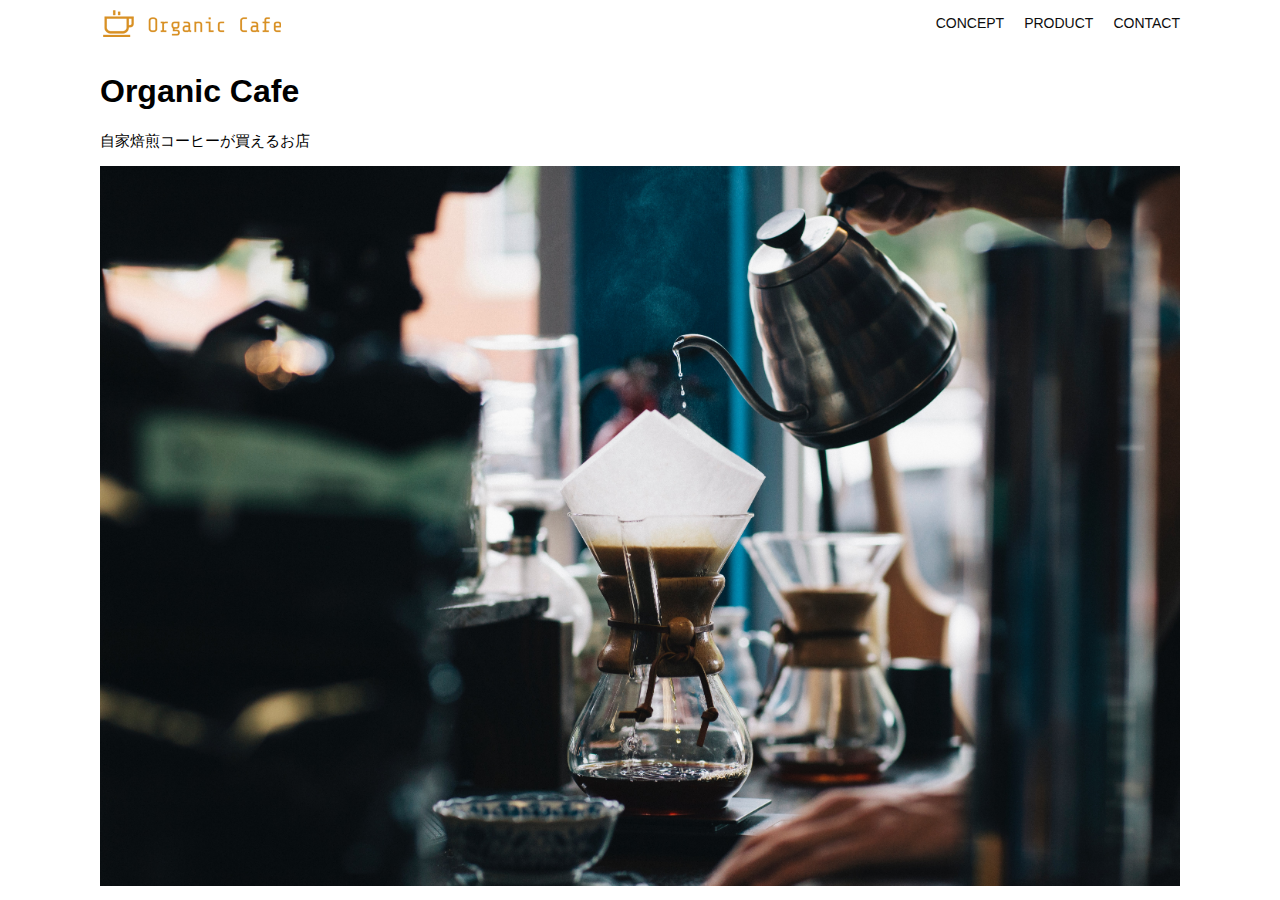
<file: kadai_013/index.html>
<!DOCTYPE html>
<html>
    <head>
        <title>Organic Cafe</title>
        <meta name="discription" content="自家焙煎コーヒーが買えるお店">
        <meta charset="utf-8">
        <meta name="viewport" content="width=device-width, initial-scale=1.0">
        <link rel="stylesheet" href="style.css">
    </head>
    <body>
<!-- ヘッダー -->
        <header>
    <!-- ロゴ -->
            <a href="index.html" id="logo"><img src="images/logo.png" alt="トップページに戻る"></a>

    <!-- PC用ナビゲーション -->
            <nav id="nav-pc">
                <a href="index.html#concept">CONCEPT</a>
                <a href="index.html#product">PRODUCT</a>
                <a href="index.html#contact">CONTACT</a>
            </nav>
    <!-- スマホ用メニューボタン -->
            <img id="menu-sp" src="images/button-menu.png" alt="ナビゲーションを開く" onclick="document.getElementById('nav-sp').style.display = 'block'">
            <!-- SP用ナビゲーション -->
                <nav id="nav-sp">
                    <img id="close" src="images/button-close.png" alt="ナビゲーションを閉じる" onclick="document.getElementById('nav-sp').style.display = 'none'">
                    <ul>
                        <li><a id="logo-sp" href="index.html" onclick="document.getElemenById('nav-sp').style.display = 'none'">
                            <img src="images/logo-sp.png" alt="トップページに戻る"></a></li>
                        
                        <li><a class="menu" href="index.html#concept" onclick="document.getElementById('nav-sp').style.display = 'none'">CONCEPT</a></li>
                        <li><a class="menu" href="index.html#product" onclick="document.getElementById('nav-sp').style.display = 'none'">PRODUCT</a></li>
                        <li><a class="menu" href="index.html#contact" onclick="document.getElementById('nav-sp').style.display = 'none'">CONTACT</a></li>
                    </ul>
                </nav>
        </header>

        <main>
            <article>
                <!-- メインビジュアル -->
                 <section id="main-visual">
                    <div id="main-message">
                        <h1>Organic Cafe</h1>
                        <p>自家焙煎コーヒーが買えるお店</p>
                    </div>
                    <img src="images/main-image.jpg" alt="コーヒーをハンドドリップで淹れる画像"/>
                 </section>
            </article>
        </main>
        
    </body>
</html>
</file>
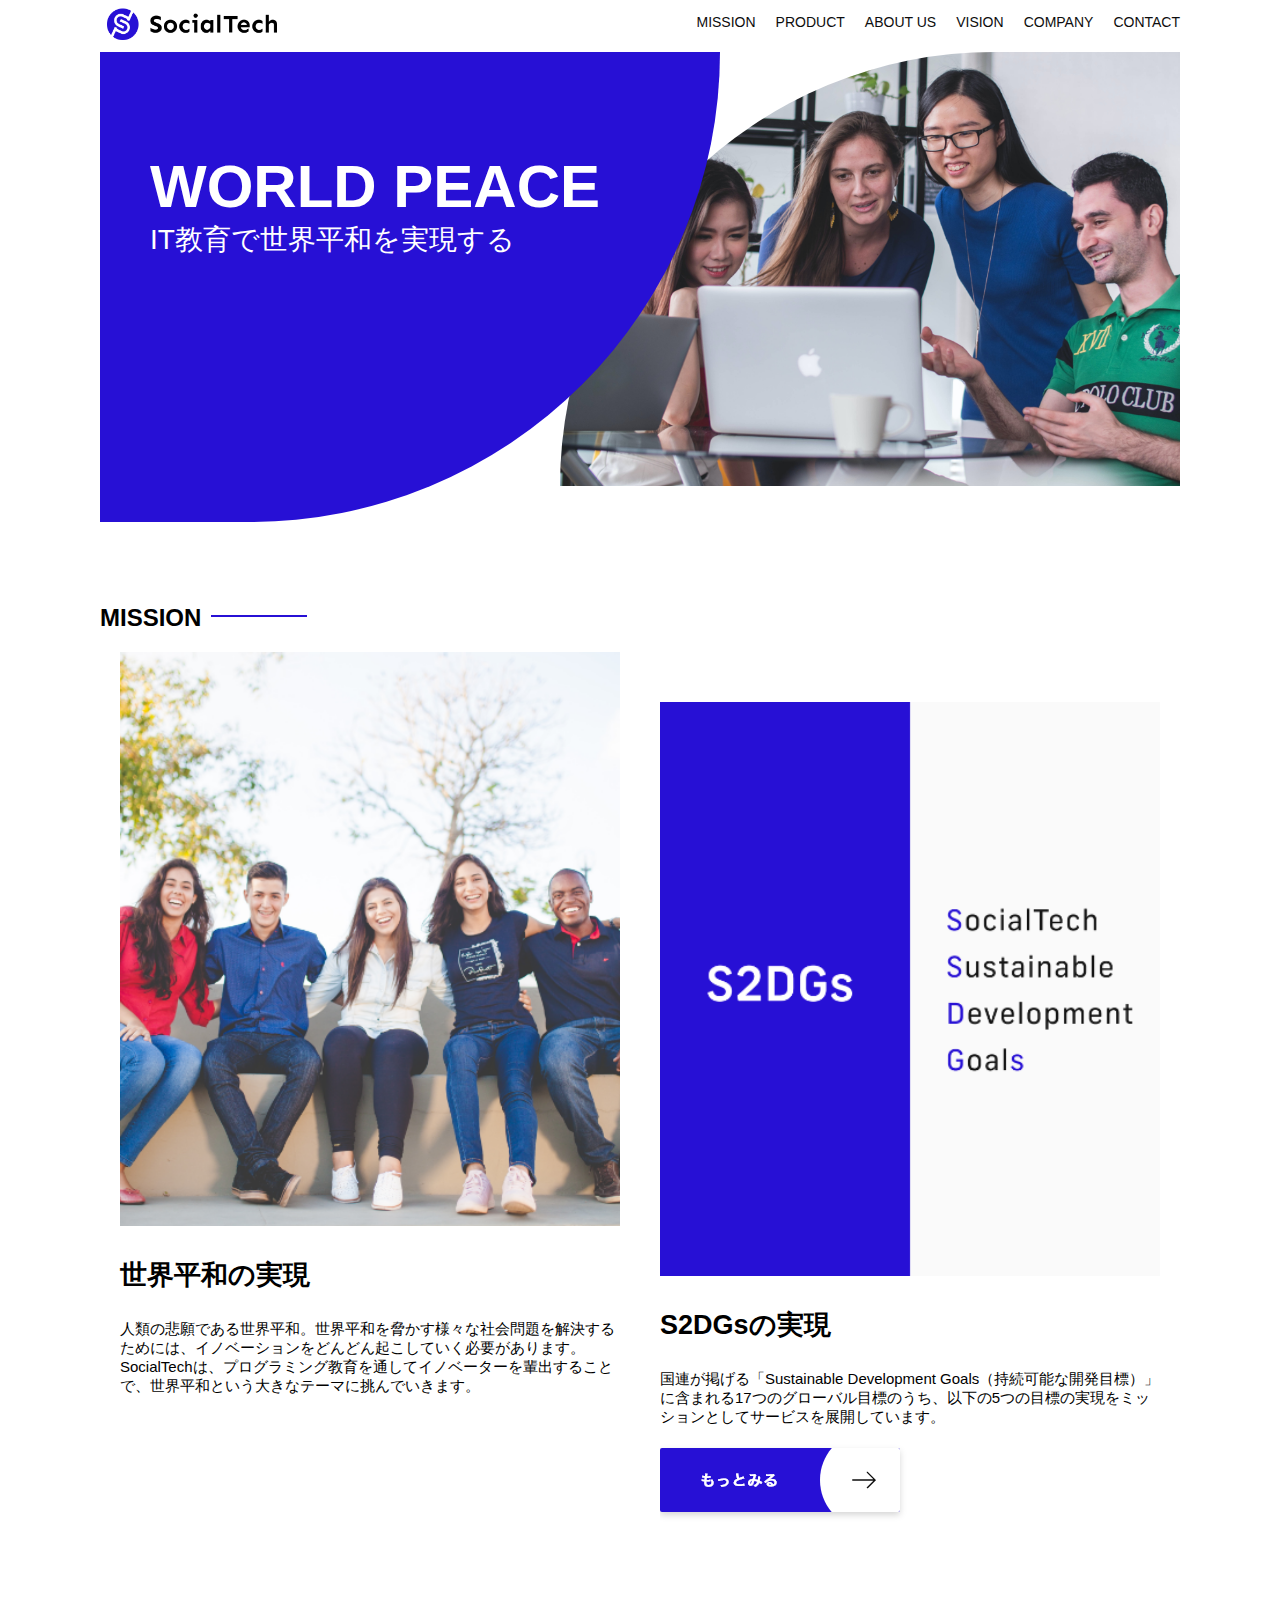
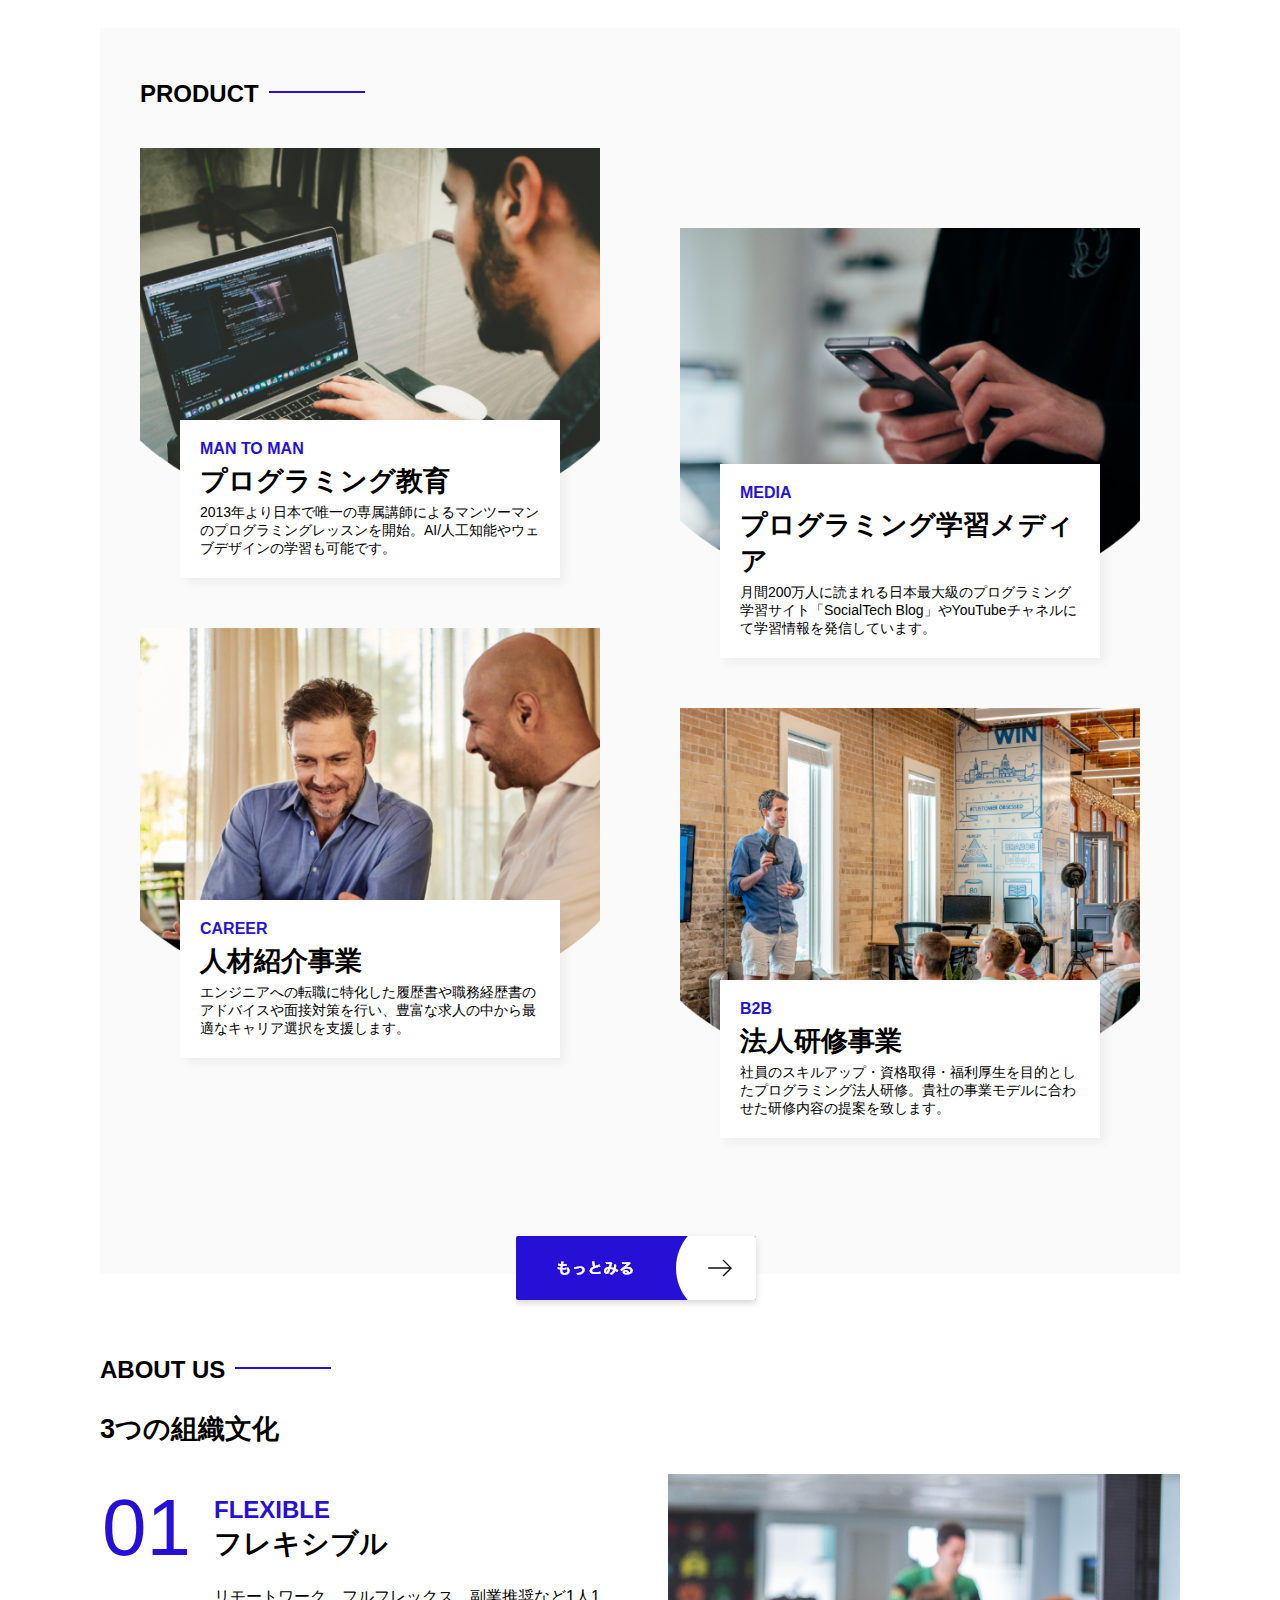
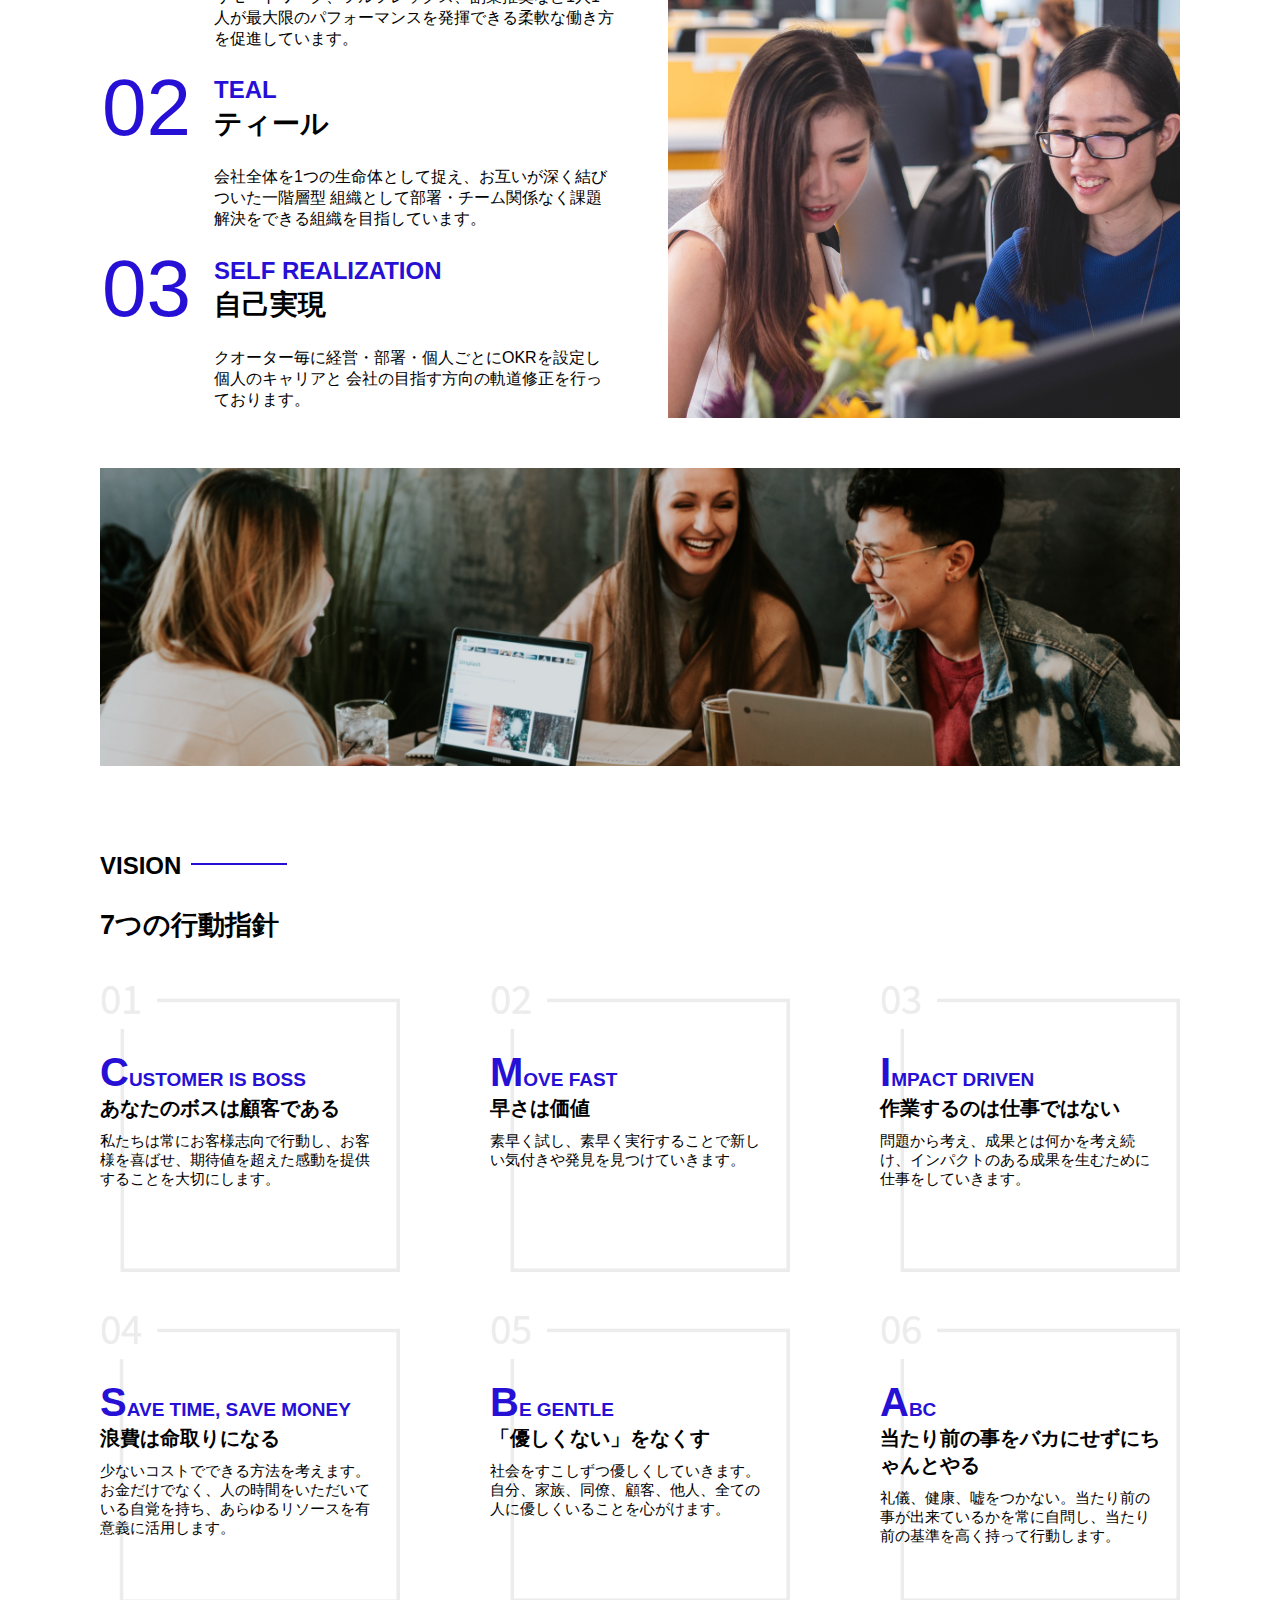
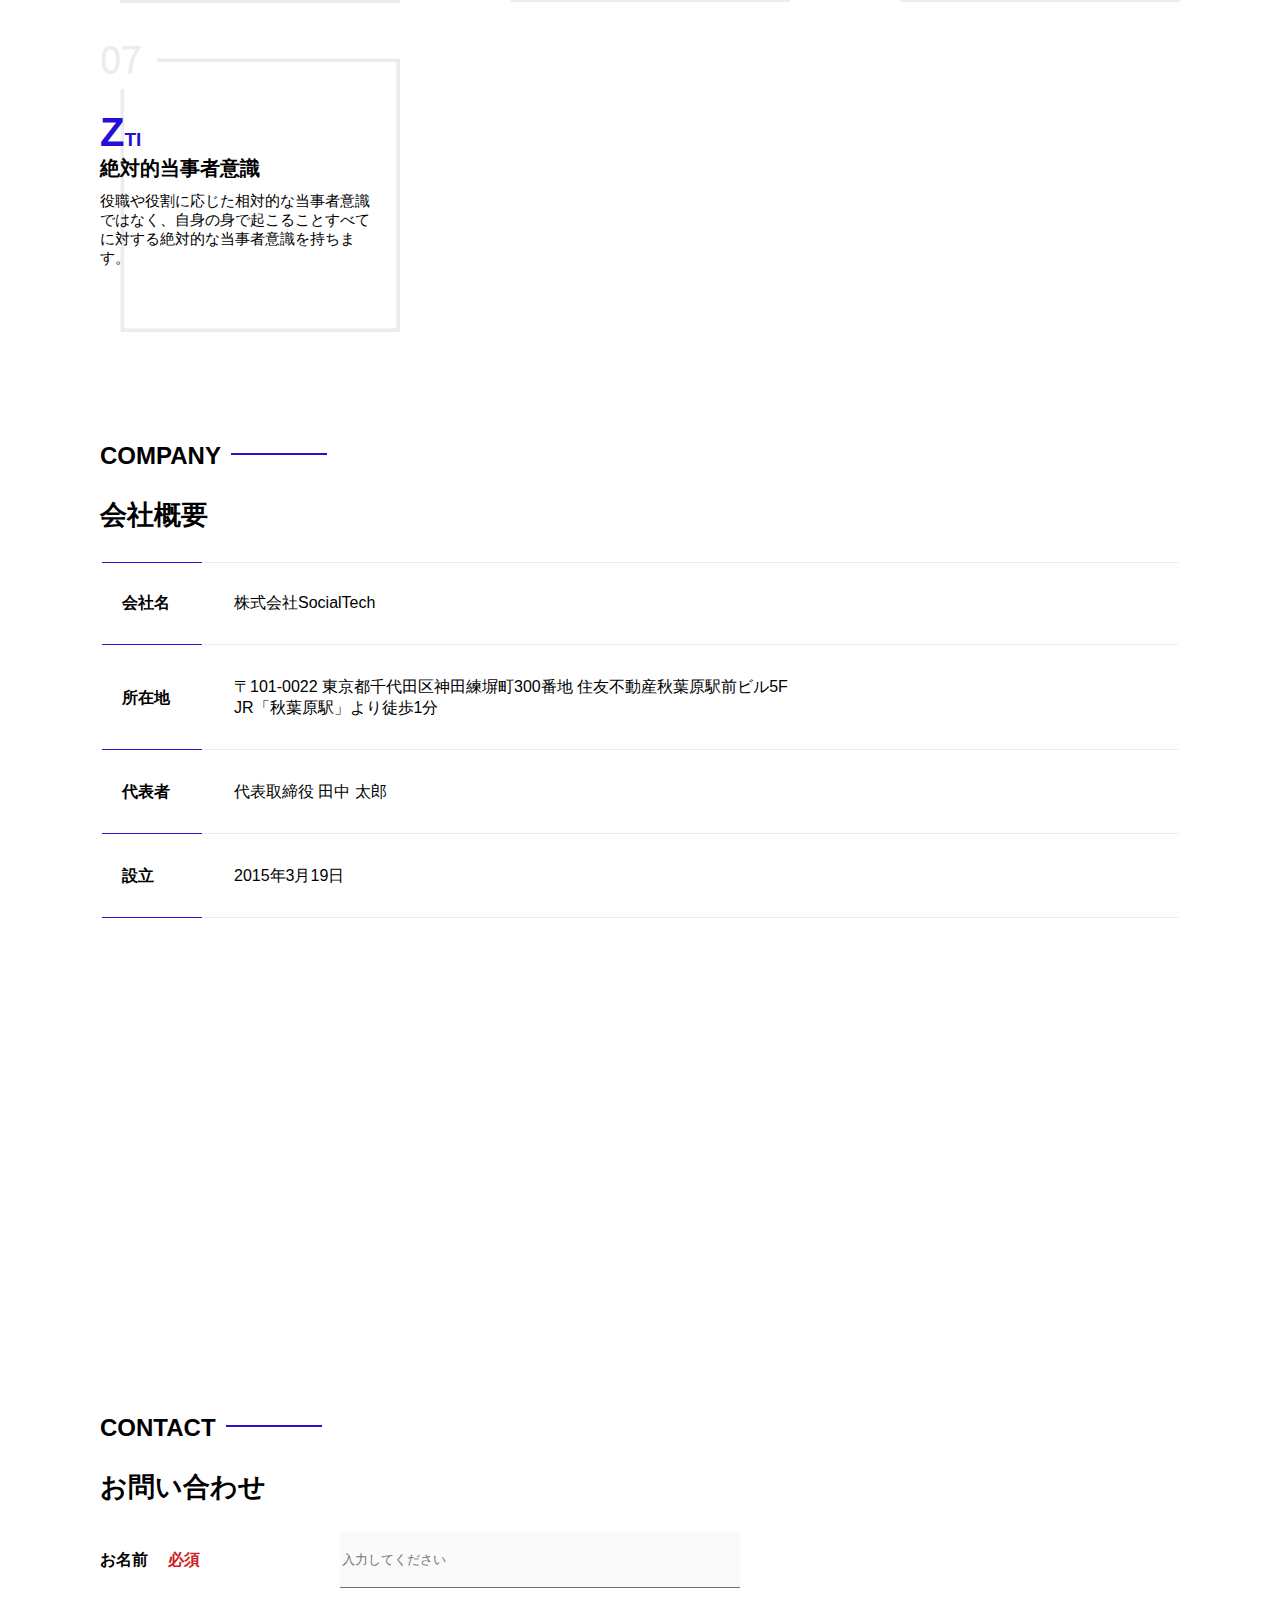
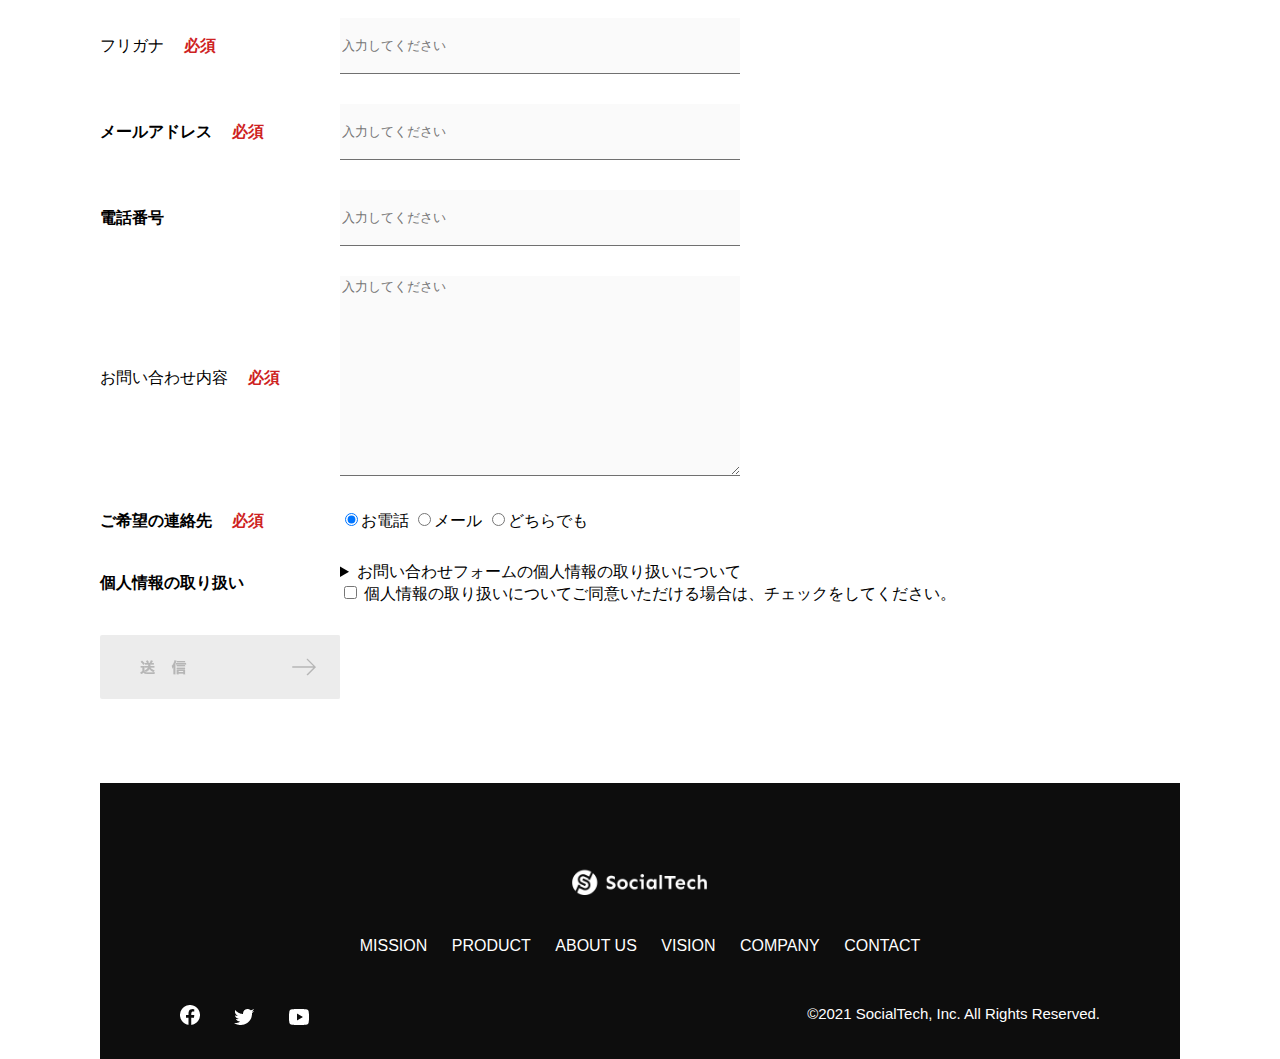
<file: kadai_tutrial_output/index.html>
<!DOCTYPE html>
<html>
    <head>
        <title>SocialTech</title>
        <meta charset="UTF-8">
        <meta name="description" content="SocialTechはEdTech業界のリーディングカンパニーを目指します。">
        <meta name="viewport" content="width=device-width, initial-scale=1.0">
        <link rel="stylesheet" href="style.css">
    </head>
    <body>
        <header>
        <!-- ロゴ -->
            <a href="index.html" id="logo">
                <img src="images/logo.png" alt="トップページに戻る"></a>
        <!-- PC用ナビゲーション -->
            <nav id="nav-pc">
            <ul>
                <li><a href="mission.html">MISSION</a></li>
                <li><a href="product.html">PRODUCT</a></li>
                <li><a href="index.html#aboutus">ABOUT US</a></li>
                <li><a href="index.html#vision">VISION</a></li>
                <li><a href="index.html#company">COMPANY</a></li>
                <li><a href="index.html#contact">CONTACT</a></li>
            </ul>
            </nav>
        <!-- スマホ用メニューボタン -->
            <button id="menu-sp" onclick="document.getElementById('nav-sp').style.display = 'block'">
                <img src="images/button-menu.png" alt="ナビゲーションを開く">
            </button>
            <!-- スマホ用ナビゲーション -->
            <div id="nav-sp">
                <button id="close" onclick="document.getElementById('nav-sp').style.display = 'none'">
                    <img src="images/button-close.png" alt="ナビゲーションを閉じる">
                </button>
                <nav>
                    <ul>
                    <li>
                        <a id="logo-sp" href="index.html" onclick="document.getElementById('nav-sp').style.display = 'none'"><img src="images/logo-sp.png" alt="トップページに戻る"></a>
                    </li>
                        <li><a class="menu" href="mission.html" onclick="document.getElementById('nav-sp').style.display = 'none'">MISSION</a></li>
                        <li><a class="menu" href="product.html" onclick="document.getElementById('nav-sp').style.display = 'none'">PRODUCT</a></li>
                        <li><a class="menu" href="index.html#aboutus" onclick="document.getElementById('nav-sp').style.display = 'none'">ABOUT US</a></li>
                        <li><a class="menu" href="index.html#vision" onclick="document.getElementById('nav-sp').style.display = 'none'">VISION</a></li>
                        <li><a class="menu" href="index.html#company" onclick="document.getElementById('nav-sp').style.display = 'none'">COMPANY</a></li>
                        <li><a class="menu" href="index.html#contact" onclick="document.getElementById('nav-sp').style.display = 'none'">CONTACT</a></li>
                    </ul>
                </nav>
                <div id="sns">
                    <a href="https://www.facebook.com/sejuku2013">
                        <img src="images/button-facebook.png" alt="Facebookのリンク">
                    </a>
                    <a href="https://twitter.com/samuraijuku">
                        <img src="images/button-twitter.png" alt="Twitterのリンク">
                    </a>
                    <a href="https://www.youtube.com/channel/UCCFOQO5aDK0xXam4cUQXT8g">
                        <img src="images/button-youtube.png" alt="YouTubeのリンク">
                    </a>
                </div>
          </div>
        </header>
        
        <main>
            <article>
            <!-- メインビジュアル -->
                <section id="main-visual">
                    <div id="main-message">
                        <h1>WORLD PEACE</h1>
                        <p>IT教育で世界平和を実現する</p>
                    </div>
                    <img src="images/index/index-main.png" alt="PCの周りに集まる多国籍の仲間たち">
                </section>
            <!--ミッション-->
                <section id="mission">
                    <h2 class="index-h2">MISSION</h2>
                    <div id="mission-flex">
                        <div>
                            <img id="mission-photo" src="images/index/index-mission.png" alt="屋外のベンチで写真を撮影する多国籍の仲間たち">
                            <h3>世界平和の実現</h3>
                            <p>人類の悲願である世界平和。世界平和を脅かす様々な社会問題を解決するためには、イノベーションをどんどん起こしていく必要があります。SocialTechは、プログラミング教育を通してイノベーターを輩出することで、世界平和という大きなテーマに挑んでいきます。
                            </p>
                        </div>
                        <div>
                            <img id="s2dgs" src="images/index/s2dgs.png" alt="S2DGs">
                            <h3>S2DGsの実現</h3>
                            <p>国連が掲げる「Sustainable Development Goals（持続可能な開発目標）」に含まれる17つのグローバル目標のうち、以下の5つの目標の実現をミッションとしてサービスを展開しています。</p>
                            <a href="mission.html">
                                <img src="images/button-more.png" alt="もっとみる">
                            </a>
                        </div>
                    </div>
                </section>
            
            <!-- プロダクト -->
                <section id="product">
                    <h2 class="index-h2">PRODUCT</h2>
                    <div class="product-flex">
                        <div id="product-left">
                            <div>
                                <img class="product-photo" src="images/index/index-mantoman.png" alt="PCでコードを書く男性">
                                <div class="product-explain">
                                    <span>MAN TO MAN</span>
                                    <h3>プログラミング教育</h3>
                                    <p>2013年より日本で唯一の専属講師によるマンツーマンのプログラミングレッスンを開始。AI/人工知能やウェブデザインの学習も可能です。</p>
                                </div>
                            </div>
                            <div>
                                <img class="product-photo" src="images/index/index-career.png" alt="笑顔で話し合う2人の男性">
                                <div class="product-explain">
                                    <span>CAREER</span>
                                    <h3>人材紹介事業</h3>
                                    <p>エンジニアへの転職に特化した履歴書や職務経歴書のアドバイスや面接対策を行い、豊富な求人の中から最適なキャリア選択を支援します。</p>
                                </div>
                            </div>
                        </div>
                        <div id="product-right">
                            <div>
                                <img class="product-photo" src="images/index/index-media.png" alt="スマートフォンを操作する人">
                                <div class="product-explain">
                                    <span>MEDIA</span>
                                    <h3>プログラミング学習メディア</h3>
                                    <p>月間200万人に読まれる日本最大級のプログラミング学習サイト「SocialTech Blog」やYouTubeチャネルにて学習情報を発信しています。</p>
                                </div>
                            </div>
                            <div>
                                <img class="product-photo" src="images/index/index-b2b.png" alt="講演中の男性とそれを聴く人々">
                                <div class="product-explain">
                                    <span>B2B</span>
                                    <h3>法人研修事業</h3>
                                    <p>社員のスキルアップ・資格取得・福利厚生を目的としたプログラミング法人研修。貴社の事業モデルに合わせた研修内容の提案を致します。</p>
                                </div>
                            </div>   
                        </div>
                    </div>
                    <div id="product-more">
                        <a href="product.html">
                            <img src="images/button-more.png" alt="もっとみる">
                        </a>
                    </div>
                </section>
            <!-- ABOUT US -->
                <section id="aboutus">
                    <h2 class="index-h2">ABOUT US</h2>
                    <h3>3つの組織文化</h3>
                    <div>
                        <table class="culture-table">
                            <tr>
                                <td class="culture-num">01</td>
                                <th><span class="culture-en">FLEXIBLE</span><br>フレキシブル</th>
                            </tr>
                            <tr>
                                <td>
                                    <!-- 空白のセル部分 -->
                                </td>
                                <td class="culture-description">リモートワーク、フルフレックス、副業推奨など1人1人が最大限のパフォーマンスを発揮できる柔軟な働き方を促進しています。</td>
                            </tr>
                            <tr>
                                <td class="culture-num">02</td>
                                <th><span class="culture-en">TEAL</span><br>ティール</th>
                            </tr>
                            <tr>
                                <td>
                                    <!-- 空白のセル部分 -->
                                </td>
                                <td class="culture-description">会社全体を1つの生命体として捉え、お互いが深く結びついた一階層型 組織として部署・チーム関係なく課題解決をできる組織を目指しています。</td>
                            </tr>
                            <tr>
                                <td class="culture-num">03</td>
                                <th><span class="culture-en">SELF REALIZATION</span><br>自己実現</th>
                            </tr>
                            <tr>
                                <td>
                                    <!-- 空白のセル部分 -->
                                </td>
                                <td class="culture-description">クオーター毎に経営・部署・個人ごとにOKRを設定し個人のキャリアと 会社の目指す方向の軌道修正を行っております。</td>
                            </tr>
                        </table>
                        <img class="culture-img" src="images/index/index-aboutus1.png" alt="笑顔で話し合う2人の女性">
                    </div>
                    <img class="culture-img2" src="images/index/index-aboutus2.png" alt="笑顔で話し合う3人の男女">
                </section>
            <!-- VISION -->
                <section id="vision">
                    <h2 class="index-h2">VISION</h2>
                    <h3>7つの行動指針</h3>
                    <div>
                        <div class="vision-box">
                            <img src="images/index/vision-01.png" alt="01">
                            <div>
                                <h4>CUSTOMER IS BOSS</h4>
                                <h5>あなたのボスは顧客である</h5>
                                <p>私たちは常にお客様志向で行動し、お客様を喜ばせ、期待値を超えた感動を提供することを大切にします。</p>
                            </div>
                        </div>
                        <div class="vision-box">
                            <img src="images/index/vision-02.png" alt="02">
                            <div>
                              <h4>MOVE FAST</h4>
                              <h5>早さは価値</h5>
                              <p>素早く試し、素早く実行することで新しい気付きや発見を見つけていきます。</p>
                            </div>
                          </div>
                          <div class="vision-box">
                            <img src="images/index/vision-03.png" alt="03">
                            <div>
                              <h4>IMPACT DRIVEN</h4>
                              <h5>作業するのは仕事ではない</h5>
                              <p>問題から考え、成果とは何かを考え続け、インパクトのある成果を生むために仕事をしていきます。</p>
                            </div>
                          </div>
                          <div class="vision-box">
                            <img src="images/index//vision-04.png" alt="04">
                            <div>
                              <h4>SAVE TIME, SAVE MONEY</h4>
                              <h5>浪費は命取りになる</h5>
                              <p>少ないコストでできる方法を考えます。お金だけでなく、人の時間をいただいている自覚を持ち、あらゆるリソースを有意義に活用します。</p>
                            </div>
                          </div>
                          <div class="vision-box">
                            <img src="images/index/vision-05.png" alt="05">
                            <div>
                              <h4>BE GENTLE</h4>
                              <h5>「優しくない」をなくす</h5>
                              <p>社会をすこしずつ優しくしていきます。自分、家族、同僚、顧客、他人、全ての人に優しくいることを心がけます。</p>
                            </div>
                          </div>
                          <div class="vision-box">
                            <img src="images/index/vision-06.png" alt="06">
                            <div>
                              <h4>ABC</h4>
                              <h5>当たり前の事をバカにせずにちゃんとやる</h5>
                              <p>礼儀、健康、嘘をつかない。当たり前の事が出来ているかを常に自問し、当たり前の基準を高く持って行動します。</p>
                            </div>
                          </div>
                          <div class="vision-box">
                            <img src="images/index/vision-07.png" alt="07">
                            <div>
                              <h4>ZTI</h4>
                              <h5>絶対的当事者意識</h5>
                              <p>役職や役割に応じた相対的な当事者意識ではなく、自身の身で起こることすべてに対する絶対的な当事者意識を持ちます。</p>
                            </div>
                          </div>
                        <!-- <div id="vision-more">
                            <a href="vision.html">
                                <img src="images/button-more.png" alt="もっとみる">
                            </a>
                        </div> -->
                    </div>
                </section>
            <!-- COMPANY -->
                <section id="company">
                    <h2 class="index-h2">COMPANY</h2>
                    <h3>会社概要</h3>
                    <table id="company-table">
                        <tr>
                            <th class="tableheader tableheader-first">会社名</th>
                            <td class="cell cell-first">株式会社SocialTech</td>
                        </tr>
                        <tr>
                            <th class="tableheader">所在地</th>
                            <td class="cell">〒101-0022 東京都千代田区神田練塀町300番地 住友不動産秋葉原駅前ビル5F<br>JR「秋葉原駅」より徒歩1分</td>
                        </tr>
                        <tr>
                            <th class="tableheader">代表者</th>
                            <td class="cell">代表取締役  田中  太郎</td>
                        </tr>
                        <tr>
                            <th class="tableheader">設立</th>
                            <td class="cell">2015年3月19日</td>
                        </tr>
                    </table>
                    <iframe src="https://www.google.com/maps/embed?pb=!1m18!1m12!1m3!1d3240.0688551336807!2d139.7720776771055!3d35.69992317258124!2m3!1f0!2f0!3f0!3m2!1i1024!2i768!4f13.1!3m3!1m2!1s0x60188fee13660e23%3A0x77137876edf742ac!2z5L2P5Y-L5LiN5YuV55Sj56eL6JGJ5Y6f6aeF5YmN44OT44Or!5e0!3m2!1sja!2sjp!4v1704858013291!5m2!1sja!2sjp" 
                            style="border: 0" allowfullscreen="" loading="lazy">
                    </iframe>
                </section>
            <!-- CONTACT -->
                <section id="contact">
                    <h2 class="index-h2">CONTACT</h2>
                    <h3>お問い合わせ</h3>
                    <form>
                        
                        <div>
                            <div class="contact-heading">
                                <label class="contact-label">お名前<span class="contact-span">必須</span></label>
                            </div>
                            <div>
                                <input type="text" name="name" placeholder="入力してください" class="contact-textbox">
                            </div>
                        </div>    

                        <div>
                            <div class="contact-heading">
                                <label>フリガナ</label><span class="contact-span">必須</span></label>
                            </div>
                            <div>
                                <input type="text" name="hurigana" placeholder="入力してください" class="contact-textbox">
                            </div>    
                        </div>

                        <div>    
                            
                                <div class="contact-heading">
                                    <label class="contact-label">メールアドレス<span class="contact-span">必須</span></label>
                                </div>
                                <div>
                                    <input type="text" name="email" placeholder="入力してください" class="contact-textbox">
                                </div>
                                    
                        </div>

                        <div>    
                            
                                <div class="contact-heading">
                                    <label class="contact-label">電話番号</label>
                                </div>
                                <div>
                                    <input type="text" name="tel" placeholder="入力してください" class="contact-textbox">
                                </div>
                            
                        </div>

                        <div>
                            <div class="contact-heading">
                                <label class="cantact-label">お問い合わせ内容<span class="contact-span">必須</span></label>
                            </div>
                            <div>
                                <textarea class="contact-textarea" placeholder="入力してください" name="message"></textarea>
                            </div>
                        </div>
                        
                        <div>
                            <div class="contact-heading">
                                <label class="contact-label">ご希望の連絡先<span class="contact-span">必須</span></label>
                            </div>
                            <div>
                                <input class="radiobutton" type="radio" value="tel" name="contact" checked><label>お電話</label>
                                <input class="radiobutton" type="radio" value="mail" name="contact"><label>メール</label>
                                <input class="radiobutton" type="radio" value="both" name="contact"><label>どちらでも</label>
                            </div>
                        </div>

                        <div>
                            <div class="contact-heading">
                                <label class="contact-label">個人情報の取り扱い</label>
                            </div>
                            <div>
                                <details>
                                    <summary>お問い合わせフォームの個人情報の取り扱いについて</summary>
                                    <div>
                                    <dl>
                                      <dt>１．組織の名称又は氏名</dt>
                                      <dd>株式会社SocialTech</dd>
                                      <dt>２．個人情報保護管理者（若しくはその代理人）の氏名又は職名、所属及び連絡先</dt>
                                      <dd>
                                        <p>鈴木 一郎 コーポレート部</p>
                                        <p>メールアドレス：samurai@example.com</p>
                                        <p>TEL：03-1234-5678</p>
                                      </dd>
                                      <dt>３．個人情報の利用目的</dt>
                                      <dd>
                                        <ul>
                                          <li>本サービス及び本サービスに関連する情報の提供又はそれらに関する連絡のため</li>
                                          <li>ユーザーの本人確認のため</li>
                                          <li>当社サービスのご案内のため</li>
                                          <li>当社の商品等の広告または宣伝（電子メールによるものを含むものとします。）</li>
                                        </ul>
                                      </dd>
                                      <dt>４．個人情報の取り扱い業務の委託</dt>
                                      <dd>個人情報の取扱業務の全部または一部を外部に業務委託する場合があります。その際、弊社は、個人情報を適切に保護できる管理体制を敷き実行していることを条件として委託先を厳選したうえで、機密保持契約を委託先と締結し、お客様の個人情報を厳密に管理させます。</dd>
                                      <dt>５．個人情報の開示等の請求</dt>
                                      <dd>
                                        お客様は、弊社に対してご自身の個人情報の開示等（利用目的の通知、開示、内容の訂正・追加・削除、利用の停止または消去、第三者への提供の停止）に関して、当社問合わせ窓口に申し出ることができます。<br>
                                        その際、弊社はお客様ご本人を確認させていただいたうえで、合理的な期間内に対応いたします。<br>
                                        なお、個人情報に関する弊社問合わせ先は、次の通りです。
                                      </dd>
                                      <dd>
                                        <p>株式会社SocialTech　個人情報問合せ窓口</p>
                                        <p>〒150-0043　東京都千代田区神田練塀町300番地 住友不動産秋葉原駅前ビル5F</p>
                                        <p>メールアドレス：samurai@example.com　TEL：03-1234-5678</p>
                                      </dd>
                
                                      <dt>６．個人情報を提供されることの任意性について</dt>
                                      <dd>お客様がご自身の個人情報を弊社に提供されるか否かは、お客様のご判断によりますが、もしご提供されない場合には、適切なサービスが提供できない場合がありますので予めご了承ください。</dd>
                                    </dl>
                                    </div>
                                </details>
                                <input type="checkbox" name="agree">
                                <span>個人情報の取り扱いについてご同意いただける場合は、チェックをしてください。</span>
                            </div>
                        </div>
                            <input type="image" src="images/button-submit.png" alt="送信する">
                    </form>
                </section>
            </article>
        </main>
        <footer>
            <div id="footer-logo">
                <img src="images/logo-sp.png" alt="SocialTech">
              </div>
              <div id="footer-link">
                <a href="mission.html">MISSION</a>
                <a href="product.html">PRODUCT</a>
                <a href="index.html#aboutus">ABOUT US</a>
                <a href="index.html#vision">VISION</a>
                <a href="index.html#company">COMPANY</a>
                <a href="index.html#contact">CONTACT</a>
              </div>  
              <div id="sns-footer">
                <div class="sns-btns">
                  <a href="https://www.facebook.com/sejuku2013"><img src="images/button-facebook.png" alt="Facebookのリンク"></a>
                  <a href="https://twitter.com/samuraijuku"><img src="images/button-twitter.png" alt="Twitterのリンク"></a>
                  <a href="https://www.youtube.com/channel/UCCFOQO5aDK0xXam4cUQXT8g"><img src="images/button-youtube.png" alt="YouTubeのリンク"></a>
                </div>
                <p id="copyright">&copy;2021 SocialTech, Inc. All Rights Reserved.</p>
              </div>
        </footer>
    </body>
</html>
</file>
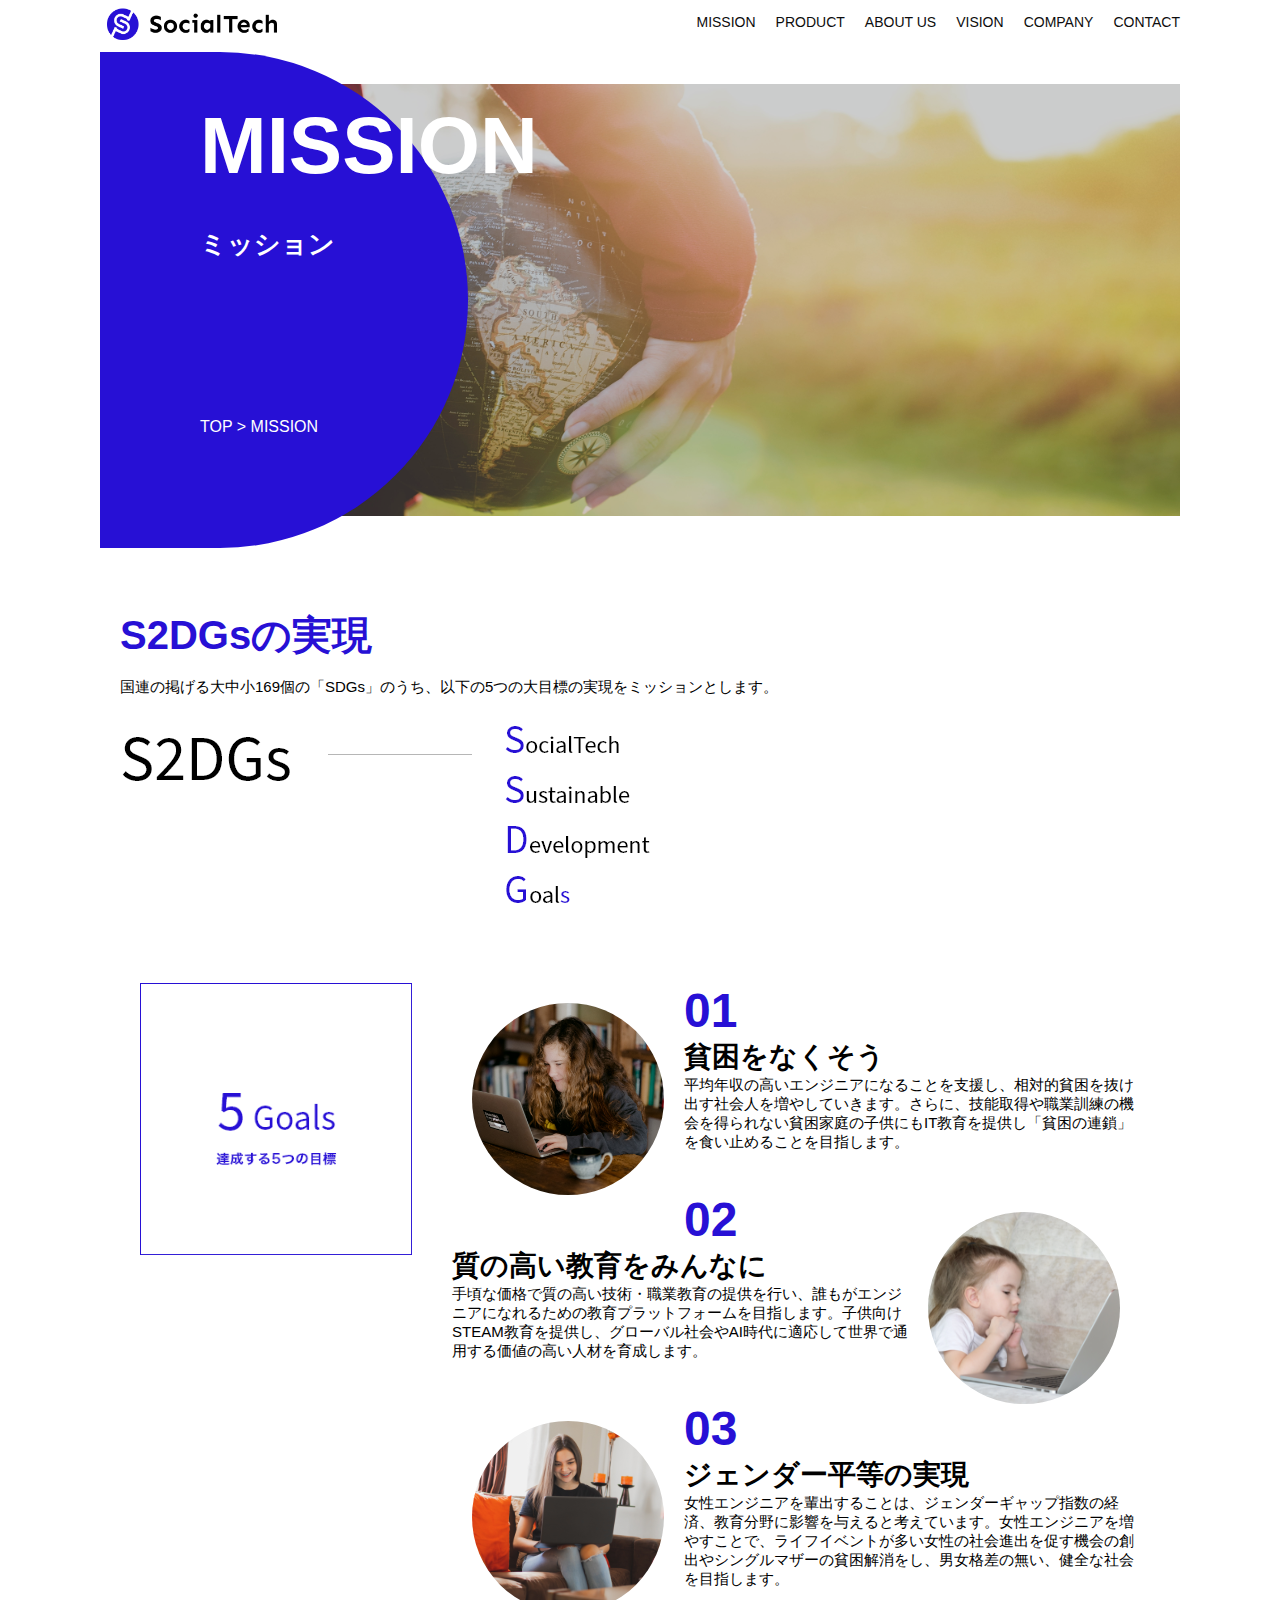
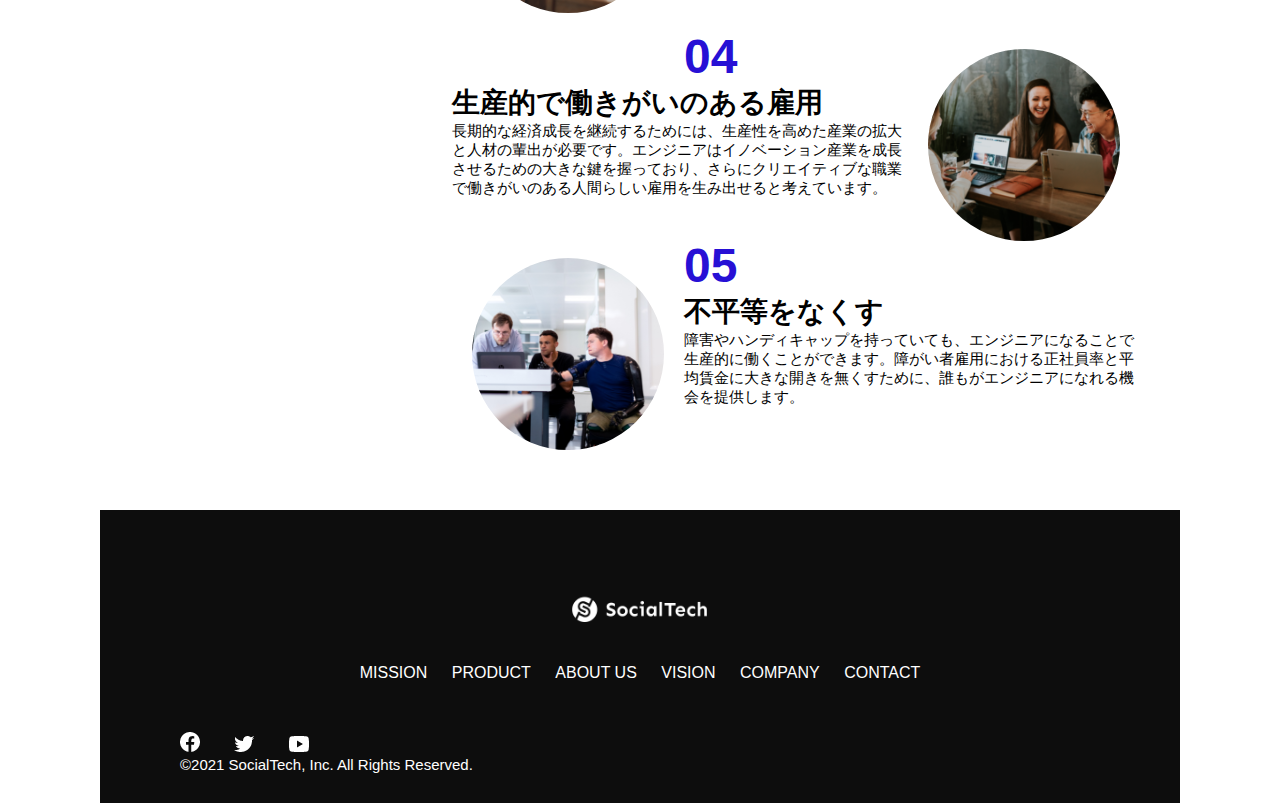
<file: kadai_tutrial_output/mission.html>
<!DOCTYPE html>
<html>
    <head>
        <title>SocialTech - MISSION ミッション</title>
        <meta charset="UTF-8">
        <meta name="discription" content="SocialTechが目指す5つの目標（S2DGs）を紹介します">
        <meta name="viewport" content="width=device-width, initial-scale=1.0">
        <link rel="stylesheet" href="style.css">
    </head>

    <body>
<!-- ヘッダー -->
        <header>
    <!-- ロゴ -->
            <a href="index.html" id="logo">
                <img src="images/logo.png" alt="トップページに戻る">
            </a>
    <!-- PC用ナビゲーション -->
            <nav id="nav-pc">
                <ul>
                    <li><a href="mission.html">MISSION</a></li>
                    <li><a href="product.html">PRODUCT</a></li>
                    <li><a href="index.html#aboutus.html">ABOUT US</a></li>
                    <li><a href="index.html#vision">VISION</a></li>
                    <li><a href="index.html#company">COMPANY</a></li>
                    <li><a href="index.html#contact">CONTACT</a></li>
                </ul>
            </nav>
    <!-- SP用ナビゲーション -->
        <!-- SP用メニューボタン -->
            <button id="menu-sp" onclick="document.getElementById('nav-sp').style.display = 'block'">
                <img src="images/button-menu.png" alt="ナビゲーションを開く">
            </button>
        <!-- SP用ナビゲーション画面 -->
            <div id="nav-sp">
                <button id="close" onclick="document.getElementById('nav-sp').style.display = 'none'">
                    <img src="images/button-close.png" alt="ナビゲーションを閉じる">
                </button>

                <nav>
                    <ul>
                        <li><a id="logo-sp" href="index.html" onclick="document.getElementById('nav-sp').style.display = 'none'"><img src="images/logo-sp.png" alt="トップページに戻る"></a>
                        </li>
                        <li><a class="menu" href="mission.html" onclick="document.getElementById('nav-sp').style.display = 'none'">MISSION</a></li>
                        <li><a class="menu" href="product.html" onclick="document.getElementById('nav-sp').style.display = 'none'">PRODUCT</a></li>
                        <li><a class="menu" href="index.html#aboutus" onclick="document.getElementById('nav-sp').style.display = 'none'">ABOUT US</a></li>
                        <li><a class="menu" href="index.html#vision" onclick="document.getElementById('nav-sp').style.display = 'none'">VISION</a></li>
                        <li><a class="menu" href="index.html#company" onclick="document.getElementById('nav-sp').style.display = 'none'">COMPANY</a></li>
                        <li><a class="menu" href="index.html#contact" onclick="document.getElementById('nav-sp').style.display = 'none'">CONTACT</a></li>
                    </ul>
                </nav>
                <div id="sns">
                    <a href="https://www.facebook.com/sejuku2013"><img src="images/button-facebook.png" alt="Facebookのリンク"></a>
                    <a href="https://twitter.com/samuraijuku"><img src="images/button-twitter.png" alt="Twitterのリンク"></a>
                    <a href="https://www.youtube.com/channel/UCCFOQO5aDK0xXam4cUQXT8g"><img src="images/button-youtube.png" alt="YouTubeのリンク"></a>
                </div>
            </div>
        </header>

        <main>
            <article>
            <!-- メインビジュアル -->
                <section id="mission-main">
                    <div class="mission-main-inner">
                        <div id="mission-title">
                            <h1>MISSION<br><span>ミッション</span></h1>
                            <p>TOP > MISSION</p>
                        </div>
                    </div>
                </section>
            <!-- S2DGs -->
                <section id="mission-s2dgs">
                    <h2 class="mission-h2">S2DGsの実現</h2>
                    <p>国連の掲げる大中小169個の「SDGs」のうち、以下の5つの大目標の実現をミッションとします。</p>
                    <img src="images/mission/mission-s2dgs.png" alt="S2DGs">
                </section>
                
            <!-- 5Goals -->
                <section id="mission-five-goals">
                    <div class="five-goals-image">
                        <img src="images/mission/mission-5goals.png" alt="5Goals">
                    </div>
                    <div class="five-goals-read">
                        <div>
                          <img class="fivegoals-image-left" src="images/mission/mission-5goals01.png" alt="PCを操作する女の子">
                          <span class="fivegoals-number">01</span>
                          <h3 class="fivegoals-h3">貧困をなくそう</h3>
                          <p class="fivegoals-p">平均年収の高いエンジニアになることを支援し、相対的貧困を抜け出す社会人を増やしていきます。さらに、技能取得や職業訓練の機会を得られない貧困家庭の子供にもIT教育を提供し「貧困の連鎖」を食い止めることを目指します。</p>
                        </div>
                        <div>
                          <img class="fivegoals-image-right" src="images/mission/mission-5goals02.png" alt="PCを見つめる小さい女の子">
                          <span class="fivegoals-number">02</span>
                          <h3 class="fivegoals-h3">質の高い教育をみんなに</h3>
                          <p class="fivegoals-p">手頃な価格で質の高い技術・職業教育の提供を行い、誰もがエンジニアになれるための教育プラットフォームを目指します。子供向けSTEAM教育を提供し、グローバル社会やAI時代に適応して世界で通用する価値の高い人材を育成します。</p>
                        </div>
                        <div>
                          <img class="fivegoals-image-left" src="images/mission/mission-5goals03.png" alt="PCを操作する女性">
            
                          <span class="fivegoals-number">03</span>
                          <h3 class="fivegoals-h3">ジェンダー平等の実現</h3>
                          <p class="fivegoals-p">女性エンジニアを輩出することは、ジェンダーギャップ指数の経済、教育分野に影響を与えると考えています。女性エンジニアを増やすことで、ライフイベントが多い女性の社会進出を促す機会の創出やシングルマザーの貧困解消をし、男女格差の無い、健全な社会を目指します。</p>
                        </div>
                        <div>
                          <img class="fivegoals-image-right" src="images/mission/mission-5goals04.png" alt="笑顔で話し合う3人の男女">
                          <span class="fivegoals-number">04</span>
                          <h3 class="fivegoals-h3">生産的で働きがいのある雇用</h3>
                          <p class="fivegoals-p">長期的な経済成長を継続するためには、生産性を高めた産業の拡大と人材の輩出が必要です。エンジニアはイノベーション産業を成長させるための大きな鍵を握っており、さらにクリエイティブな職業で働きがいのある人間らしい雇用を生み出せると考えています。</p>
                        </div>
                        <div>
                          <img class="fivegoals-image-left" src="images/mission/mission-5goals05.png" alt="障害を持つ男性が生き生きと働く様子">
                          <span class="fivegoals-number">05</span>
                          <h3 class="fivegoals-h3">不平等をなくす</h3>
                          <p class="fivegoals-p">障害やハンディキャップを持っていても、エンジニアになることで生産的に働くことができます。障がい者雇用における正社員率と平均賃金に大きな開きを無くすために、誰もがエンジニアになれる機会を提供します。</p>
                        </div>
                      </div>
                    </section>
            </article>
        </main>
    <!-- フッター -->
        <footer>
            <div id="footer-logo">
                <img src="images/logo-sp.png" alt="SocialTech">
            </div>
            <div id="footer-link">
                <a href="mission.html">MISSION</a>
                <a href="product.html">PRODUCT</a>
                <a href="index.html#aboutus">ABOUT US</a>
                <a href="index.html#vision">VISION</a>
                <a href="index.html#company">COMPANY</a>
                <a href="index.html#contact">CONTACT</a>
            </div>
            <div id="sns-footer">
                <div class="sns-footer">
                    <div class="sns-btns">
                        <a href="https://www.facebook.com/sejuku2013"><img src="images/button-facebook.png" alt="Facebookのリンク"></a>
                        <a href="https://twitter.com/samuraijuku"><img src="images/button-twitter.png" alt="Twitterのリンク"></a>
                        <a href="https://www.youtube.com/channel/UCCFOQO5aDK0xXam4cUQXT8g"><img src="images/button-youtube.png" alt="YouTubeのリンク"></a>
                    </div>
                    <p id="copyright">&copy;2021 SocialTech, Inc. All Rights Reserved.</p>
                </div>
            </div>
            
        </footer>
    </body>
</html>
</file>
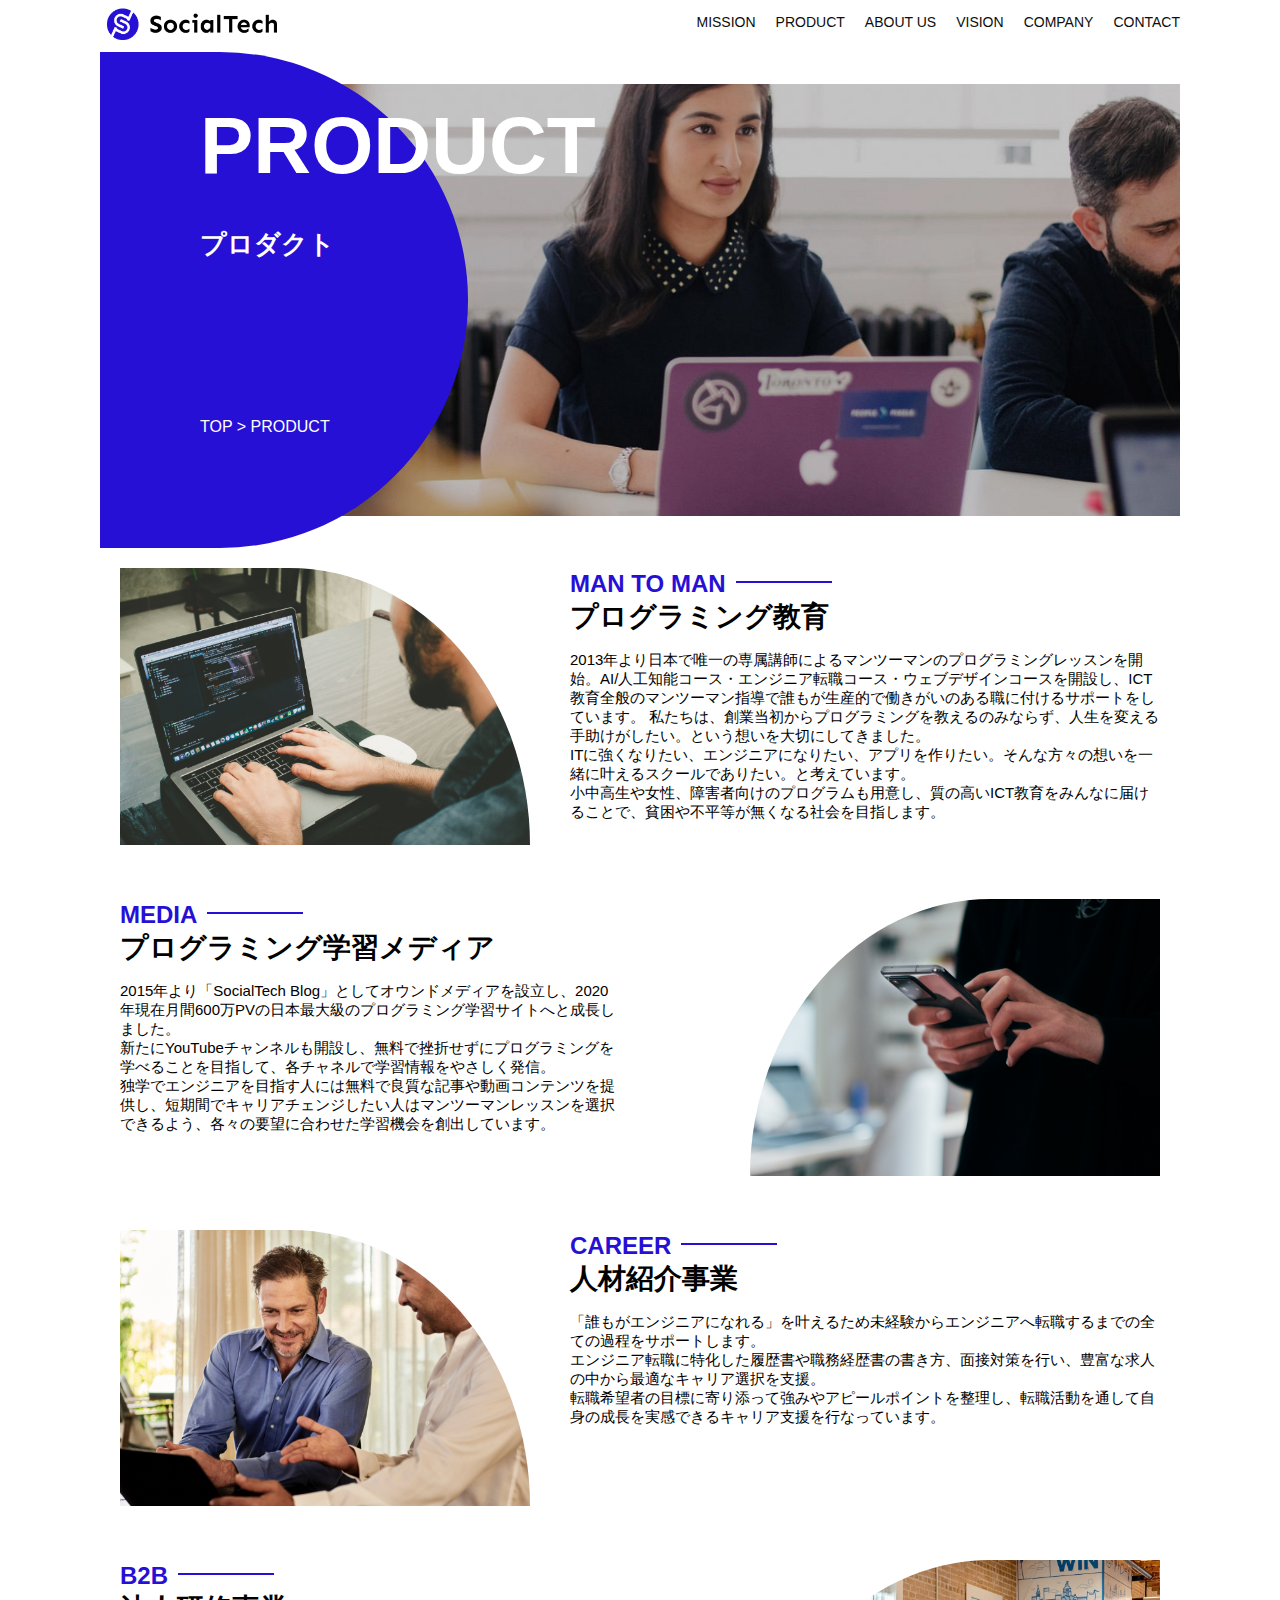
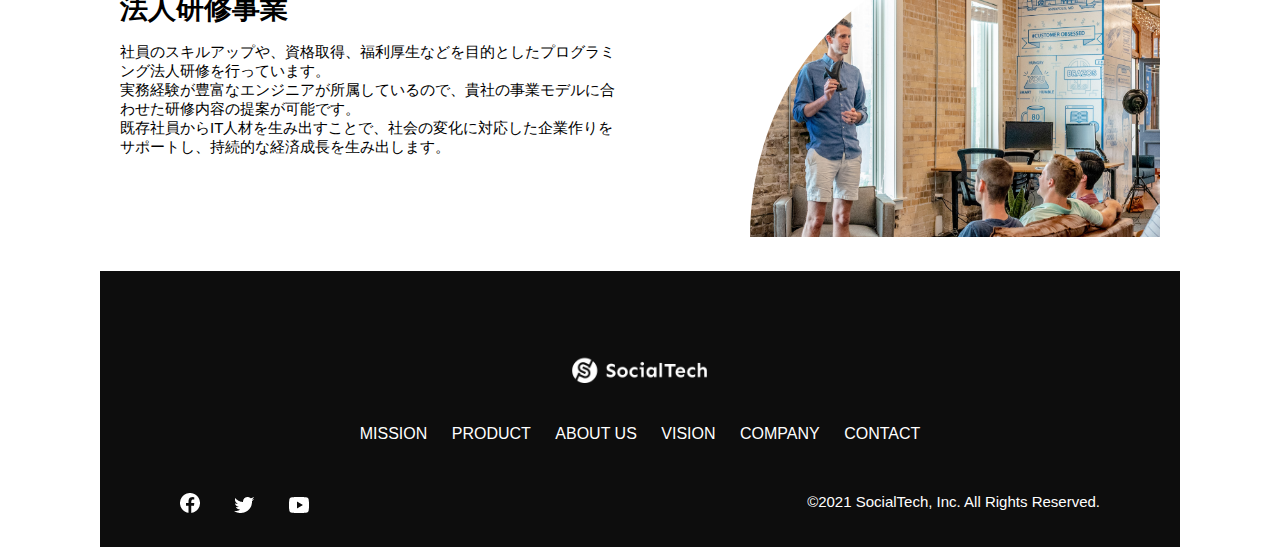
<file: kadai_tutrial_output/product.html>
<!DOCTYPE html>
<html>
  <head>
    <title>SocialTech -PRODUCT プロダクト-</title>
    <meta charset="utf-8">
    <meta name="description" content="SocialTechの4つのプロダクトを紹介します">
    <meta name="viewport" content="width=device-width, initial-scale=1.0">
    <link rel="stylesheet" href="style.css">
  </head>

  <body>
    <!-- ヘッダー -->
    <header>
      <!-- ロゴ -->
      <a href="index.html" id="logo">
        <img src="images/logo.png" alt="トップページに戻る">
      </a>

      <!-- PC用ナビゲーション -->
      <nav id="nav-pc">
        <ul>
          <li><a href="mission.html">MISSION</a></li>
          <li><a href="product.html">PRODUCT</a></li>
          <li><a href="index.html#aboutus">ABOUT US</a></li>
          <li><a href="index.html#vision">VISION</a></li>
          <li><a href="index.html#company">COMPANY</a></li>
          <li><a href="index.html#contact">CONTACT</a></li>
        </ul>
      </nav>

      <!-- スマホ用メニューボタン -->
      <button id="menu-sp" onclick="document.getElementById('nav-sp').style.display = 'block'">
        <img src="images/button-menu.png" alt="ナビゲーションを開く">
      </button>

      <!-- スマホ用ナビゲーション -->
      <div id="nav-sp">
        <button id="close" onclick="document.getElementById('nav-sp').style.display = 'none'">
          <img src="images/button-close.png" alt="ナビゲーションを閉じる">
        </button>

        <nav>
          <ul>
            <li>
              <a id="logo-sp" href="index.html" onclick="document.getElementById('nav-sp').style.display = 'none'"><img src="images/logo-sp.png" alt="トップページに戻る"></a>
            </li>
            <li><a class="menu" href="mission.html" onclick="document.getElementById('nav-sp').style.display = 'none'">MISSION</a></li>
            <li><a class="menu" href="product.html" onclick="document.getElementById('nav-sp').style.display = 'none'">PRODUCT</a></li>
            <li><a class="menu" href="index.html#aboutus" onclick="document.getElementById('nav-sp').style.display = 'none'">ABOUT US</a></li>
            <li><a class="menu" href="index.html#vision" onclick="document.getElementById('nav-sp').style.display = 'none'">VISION</a></li>
            <li><a class="menu" href="index.html#company" onclick="document.getElementById('nav-sp').style.display = 'none'">COMPANY</a></li>
            <li><a class="menu" href="index.html#contact" onclick="document.getElementById('nav-sp').style.display = 'none'">CONTACT</a></li>
          </ul>
        </nav>
        <div id="sns">
          <a href="https://www.facebook.com/sejuku2013">
            <img src="images/button-facebook.png" alt="Facebookのリンク">
          </a>
          <a href="https://twitter.com/samuraijuku">
            <img src="images/button-twitter.png" alt="Twitterのリンク">
          </a>
          <a href="https://www.youtube.com/channel/UCCFOQO5aDK0xXam4cUQXT8g">
            <img src="images/button-youtube.png" alt="YouTubeのリンク">
          </a>
        </div>
      </div>
    </header>

    <main>
      <article>
<!-- メインビジュアル -->
        <section id="product-main">
            <div class="product-main-inner">
              <div id="product-title">
                <h1>PRODUCT<br><span>プロダクト</span></h1>
                <p>TOP > PRODUCT</p>
              </div>
            </div>
          </section>
<!-- メインセクション -->
          <section class="product-section product-section-left">
            <div class="product-section-img">
              <img src="images/product/product-mantoman.png" alt="PCでコードを書く男性">
            </div>
            <div class="product-read">
              <h2 class="product-h2">MAN TO MAN</h2>
              <h3 class="product-h3">プログラミング教育</h3>
              <p>
                2013年より日本で唯一の専属講師によるマンツーマンのプログラミングレッスンを開始。AI/人工知能コース・エンジニア転職コース・ウェブデザインコースを開設し、ICT教育全般のマンツーマン指導で誰もが生産的で働きがいのある職に付けるサポートをしています。 私たちは、創業当初からプログラミングを教えるのみならず、人生を変える手助けがしたい。という想いを大切にしてきました。<br>ITに強くなりたい、エンジニアになりたい、アプリを作りたい。そんな方々の想いを一緒に叶えるスクールでありたい。と考えています。<br>小中高生や女性、障害者向けのプログラムも用意し、質の高いICT教育をみんなに届けることで、貧困や不平等が無くなる社会を目指します。
              </p>
            </div>
          </section>
  
          <section class="product-section product-section-right">
            <div class="product-read">
              <h2 class="product-h2">MEDIA</h2>
              <h3 class="product-h3">プログラミング学習メディア</h3>
              <p>2015年より「SocialTech Blog」としてオウンドメディアを設立し、2020年現在月間600万PVの日本最大級のプログラミング学習サイトへと成長しました。<br>新たにYouTubeチャンネルも開設し、無料で挫折せずにプログラミングを学べることを目指して、各チャネルで学習情報をやさしく発信。<br>独学でエンジニアを目指す人には無料で良質な記事や動画コンテンツを提供し、短期間でキャリアチェンジしたい人はマンツーマンレッスンを選択できるよう、各々の要望に合わせた学習機会を創出しています。</p>
            </div>
            <div class="product-section-img">
              <img src="images/product/product-media.png" alt="スマートフォンを操作する人">
            </div>
          </section>
  
          <section class="product-section product-section-left">
            <div class="product-section-img">
              <img src="images/product/product-career.png" alt="笑顔で話し合う2人の男性">
            </div>
            <div class="product-read">
              <h2 class="product-h2">CAREER</h2>
              <h3 class="product-h3">人材紹介事業</h3>
              <p>「誰もがエンジニアになれる」を叶えるため未経験からエンジニアへ転職するまでの全ての過程をサポートします。<br>エンジニア転職に特化した履歴書や職務経歴書の書き方、面接対策を行い、豊富な求人の中から最適なキャリア選択を支援。<br>転職希望者の目標に寄り添って強みやアピールポイントを整理し、転職活動を通して自身の成長を実感できるキャリア支援を行なっています。<br></p>
            </div>
          </section>
          
          <section class="product-section product-section-right">
            <div class="product-read">
              <h2 class="product-h2">B2B</h2>
              <h3 class="product-h3">法人研修事業</h3>
              <p>社員のスキルアップや、資格取得、福利厚生などを目的としたプログラミング法人研修を行っています。<br>実務経験が豊富なエンジニアが所属しているので、貴社の事業モデルに合わせた研修内容の提案が可能です。<br>既存社員からIT人材を生み出すことで、社会の変化に対応した企業作りをサポートし、持続的な経済成長を生み出します。</p>
            </div>
            <div class="product-section-img">
              <img src="images/product/product-b2b.png" alt="講演中の男性とそれを聴く人々">
            </div>
          </section>

      </article>
    </main>

    <footer>
      <div id="footer-logo">
        <img src="images/logo-sp.png" alt="SocialTech">
      </div>
      <div id="footer-link">
        <a href="mission.html">MISSION</a>
        <a href="product.html">PRODUCT</a>
        <a href="index.html#aboutus">ABOUT US</a>
        <a href="index.html#vision">VISION</a>
        <a href="index.html#company">COMPANY</a>
        <a href="index.html#contact">CONTACT</a>
      </div>
      <div id="sns-footer">
        <div class="sns-btns">
          <a href="https://www.facebook.com/sejuku2013"><img src="images/button-facebook.png" alt="Facebookのリンク"></a>
          <a href="https://twitter.com/samuraijuku"><img src="images/button-twitter.png" alt="Twitterのリンク"></a>
          <a href="https://www.youtube.com/channel/UCCFOQO5aDK0xXam4cUQXT8g"><img src="images/button-youtube.png" alt="YouTubeのリンク"></a>
        </div>
        <p id="copyright">&copy;2021 SocialTech, Inc. All Rights Reserved.</p>
      </div>
    </footer>
    
  </body>
</html>
</file>
<file: kadai_013/style.css>
/* PC, スマホ共通スタイル */
body {
    font-family: "Source Sans Pro", "Hiragino Kaku Gothic ProN", Meiryo, Arial, sans-serif;
}

p {
    font-size: 15px;
}

#main-visual > img {
    width: 100%;
}

/*====================
    PC用のスタイル 
=====================*/
    
    /* 横幅設定 */
    body {
        max-width: 1080px;
        min-width: 960px;
        margin: 0 auto;
    }

    /* ヘッダー */
    header {
        display: flex;
        justify-content: space-between;
    }

    /* ナビゲーションのレイアウト */
    #nav-pc {
        display: flex;
        text-align: right;
        font-size: 14px;
        padding-top: 15px;
    }

    /* ナビゲーションのリンクの装飾設定 */
    #nav-pc >  a {
        text-decoration: none;
        margin-left: 20px;
    }
    #nav-pc > a:link {
        color: #0d0d0d;
    }
    #nav-pc > a:visited {
        color: #0d0d0d;
    }
    #nav-pc > a:hover {
        color: #0d0d0d;
        text-decoration: underline;
    }
    #nav-pc > a:active {
        color: #0d0d0d;
    }

    /* スマホ用ナビの非表示 */
    #nav-sp, #menu-sp {
        display: none;
    }

/*====================
   スマートフォン用のスタイル
  =====================*/
@media screen and (max-width: 767px) {
    body {
        min-width: 375px;
        margin: 0;
    } 
/* PC用ナビゲーション非表示 */
    #nav-pc {
        display: none;
    }
/* ハンバーガーメニューのボタン */
    #menu-sp {
        display: block;
        float: right;
        padding: 0;
    }
/* SP用ナビゲーション */
    #nav-sp {
        background-color: #ce933e;
        position: absolute;
        left: 0;
        top: 0;
        height: 100%;
        width: 100%;
        display: none;
        z-index: 100;
    }
    #nav-sp ul {
        padding-left: 0;
    }
    #nav-sp li {
        list-style: none;
    }

    #close {
        position: absolute;
        top: 20px;
        right: 20px;
    }
    
    #logo-sp {
        margin: 80px 0 30px 20px;
    }

    #nav-sp a {
        display: block;
    }

    #nav-sp a:link {
        color: #fff;
    }
    #nav-sp a:visited {
        color: #fff;
    }
    #nav-sp a:hover {
        color: #fff;
        text-decoration: underline;
    }
    #nav-sp a:active {
        color: #fff;
    }
    #nav-sp .menu {
        text-decoration: none;
        display: block;
        margin-left: 20px;
        margin-right: 20px;
        height: 44px;
        font-size: 16px;
        background-image: url(images/arrow.png);
        background-repeat: no-repeat;
        background-position: right top;
    }
}
</file>
<file: kadai_tutrial_output/style.css>
/* PC、スマホ共通スタイル */

 * {/*   [*]=全ての要素を対象にする  */
    box-sizing: border-box;
  } 
  p {
    font-size: 15px;
  }
  body {
    font-family: "Source Sans Pro", "Hiragino Kaku Gothic ProN", Meiryo, Arial, sans-serif;
    max-width: 1080px;
    margin: 0 auto 0 auto;
  }

  /* ヘッダー */
  header {
    display: flex;
    justify-content: space-between;

          /* border: dashed 2px olivedrab; */
  }

    /* ナビゲーションのレイアウト */
    #nav-pc {
        font-size: 14px;
      }
      
      #nav-pc ul {
        display: flex;
        padding-left: 0;
      }
      
      #nav-pc li {
        list-style: none;
      }
      
      /* ナビゲーションのリンクの装飾設定 */
      #nav-pc a {
        text-decoration: none;
        margin-left: 20px;
        color: #0d0d0d;
      }
      
      #nav-pc a:hover {
        text-decoration: underline;
      }
      /* スマホ用ナビを非表示 */
      #nav-sp, #menu-sp {
        display: none;
      }
      
/* メインビジュアル*/
    #main-visual {
        position: relative;/* 子要素の position を absolute で表示するため */
        height: 470px;

        /* border: solid 2px red; */
    }

    #main-message {
        position: absolute;
        top: 0;
        left: 0;
        background-color: #2710d5;
        color: #ffffff;
        border-radius: 0 0 476px 0;
        max-width: 620px;
        height: 100%;
        width: 100%;
        z-index: 11;/* 必ず、positionを設定する。しないと反映されない */
    }

    #main-message > h1 {
        font-size: 60px;
        margin: 100px 0 0 50px;
      }
      #main-message > p { 
        font-size: 28px;
        margin: 0 0 0 50px;
      }

      #main-visual > img {
        max-width: 620px;
        border-radius: 476px 0 0 0;
        position: absolute;
        top: 0;
        right: 0;
        z-index: 10;
      }
    
    /* 見出し */
    h2 {
        margin: 40px 0 0 0;
    }
  
    h2::after {
        content: url("images/line.png");
        margin-left: 10px;
    }
  
    h3 {
        font-size: 27px;
    }

/* ミッション */
    #mission {
        margin: 80px auto 80px auto;
    }
  
    #mission-flex {
        display: flex;
    }

    #mission-flex > div {
        width: 50%;
        margin: 20px;
      }
      
    #mission-photo {
        width: 100%;
    }
      
    #s2dgs {
        margin-top: 50px;
        width: 100%;
    }

/* プロダクト */
      #product {
        background-color: #fafafa;
        margin: 80px 0;
        padding: 10px 40px 0px 40px;

            /* border: solid 2px orange; */
      }

      /* 外枠 */
      #product .product-flex {
        margin-top: 40px;
        display: flex;
      }

      /* 左のカラム */
      #product-left {
        width: 50%;
        margin-right: 20px;

            /* border: dashed 2px deepskyblue */
      }

      /* 右のカラム */
      #product-right {
        width: 50%;
        margin-left: 20px;
        margin-top: 80px;

              /* border: dashed 2px deeppink; */
      }

      /* 画像＋説明の枠 */
      #product-left > div {
        position: relative;
        height: 480px;
        margin-right: 20px;
      }
      #product-right > div {
        position: relative;
        height: 480px;
        margin-left: 20px;
      }

      /* 画像*/
      .product-photo {
        width: 100%;
      }

      /* 説明文の枠 */
      .product-explain {
        background-color: #ffffff;
        position: absolute;
        left: 0;
        bottom: 50px;
        margin: 0 40px 0 40px;
        padding: 20px;
        box-shadow: 5px 5px 10px rgb(0, 0, 0, 0.05);
      }

      /* 説明文の英語 */
      .product-explain > span {
        color: #2710d5;
        font-weight: bold;
        font-size: 16px;
        margin: 0;
      }
      /* 説明文の見出し */
      .product-explain > h3 {
        margin: 5px 0 5px 0;
      }

      /* 説明文 */
      .product-explain > p {
        font-size: 14px;
        margin: 0;
      }
      /* もっと見るボタン */
      #product-more {
        text-align: center;
      }

      #product-more a {
        position: relative;
        bottom: -42px;
      }

/* ABOUT US */
      #aboutus {
        margin: 80px auto 80px auto;

                /* border: solid 2px darkorange; */
      }
      /* 3つの組織文化と画像を入れる枠 */
      #aboutus > div {
        display: flex;
      }
      .culture-img {
        width: 50%;
        align-self: flex-start;

        /* border: dashed 2px green; */
      }
      .culture-img2 {
        margin-top: 50px;
        width: 100%;
      }
      
      /* 3つの組織文化の表 */
      .culture-table {
        margin-right: 50px;

        /* border: solid 2px skyblue; */
      }
      /* 番号 */
      .culture-num {
        font-size: 80px;
        color: #2710d5;
        padding: 0 20px 0 0;
      }
      /* 見出し */
      .culture-table th {
        text-align: left;
        font-size: 28px;
        font-weight: bold;
      }
      /* 組織文化英語 */
      .culture-en {
        color: #2710d5;
        font-size: 24px;
      }
      /* 説明文 */
      .culture-description {
        margin: 0;

        /* border: dotted 2px skyblue; */
      }

/* ビジョン */
      #vision {
        margin: 80px auto;
      }
      /* セクション内の外枠*/
      #vision > div {
        display: flex;
        justify-content: space-between;
        flex-wrap: wrap;

        /* border: solid 2px red; */
      }
      /*7つの行動指針の枠*/
      .vision-box {
        width: 300px;
        height: 300px;
        margin-bottom: 30px;
        position: relative;

        /* border: dashed 2px orange; */
      }
      /* 画像 */
      .vision-box > img {
        width: 100%;
        position: relative;
        z-index: 30;
      }
      /* 枠内のテキストの配置 */
      .vision-box > div {
        position: absolute;
        top: 0;
        left: 0;
        margin-right: 20px;
        z-index: 31;
      }
      .vision-box > div > h4 {
        color: #2710d5;
        font-size: 19px;
        margin: 80px 0 0 0;
      }
      .vision-box > div > h4::first-letter {
        font-size: 40px;
      }
      .vision-box > div > h5 {
        font-size: 20px;
        margin: 0;
      }
      .vision-box > div > p {
        margin: 10px 0 0 0;
      }

/* COMPANY */
      #company {
        margin: 80px auto;
      }
      #company-table {
        width: 100%;
      }
      .tableheader {
        text-align: left;
        padding: 20px;
        border-bottom: #2710d5 1px solid;
        width: 100px;
      }
      .tableheader-first {
        border-top: #2710d5 1px solid;
      }
      .cell {
        padding: 30px;
        border-bottom: #ececec 1px solid;
      }
      .cell-first {
        border-top: #ececec 1px solid;    
      }
      #company > iframe {
        width: 100%;
        height: 368px;
        margin: 40px 0 0 0;
      }

/* CONTACT */
    #contact {
      margin: 80px auto;
    }

    /* 外枠 */
  #contact > form > div {
    display: flex;
    flex-direction: row;
    flex-wrap: wrap;
    padding-bottom: 30px;

          /* border: dashed 1px green; */
  }
  /* 左列の見出し */
  .contact-heading {
    width: 240px;
    align-self: center;
  }
  /* 見出しのラベル */
  .contact-label {
    font-weight: bold;
  }
  /* 必須 */
  .contact-span {
    color: #ce2222;
    margin: 0 0 0 20px;
    font-weight: bold;
  }
    /* テキストボックス */
    .contact-textbox {
      border-top: 0px;
      border-left: 0px;
      border-right: 0px;
      border-bottom-width: 1px;
      border-bottom-color: #707070;
      border-style: solid;
      background-color: #fafafa;
      width: 400px;
      height: 56px;
    }
    
    /* お問い合わせ内容のテキストエリア */
    .contact-textarea {
      border-top: 0px;
      border-left: 0px;
      border-right: 0px;
      border-bottom-width: 1px;
      border-bottom-color: #707070;
      background-color: #fafafa;
      width: 400px;
      height: 200px;
  }
   /* 個人情報の取り扱い */
   #contact dt {
    font-weight: bold;
  }
  
  #contact dd {
    margin: 0 0 16px 0;
  }
  
  #contact dd p {
    margin: 0;
  }
  
  #contact dd ul {
    padding-left: 0;
  }
  
  #contact dd li {
    margin-bottom: 0;
    list-style: none;
  }

   /* フッター */
   footer {
    background-color: #0d0d0d;
    text-align: center;
    padding: 80px 80px 30px 80px;
  }
  
  #footer-logo {
    margin-bottom: 30px;
  }
  #footer-link {
    margin-bottom: 50px;
  }
  
  #footer-link > a {
    text-decoration: none;
    margin: 10px;
    color: #ffffff;
  }
  
  #footer-link > a:hover {
    text-decoration: underline;
  }

  #sns-footer {
    display: flex;
    justify-content: space-between;
    text-align: left;

    /* border: dashed 2px yellow; */
  }
  
  #sns-footer a {
    margin-right: 30px;
  }
  
  #copyright {
    color: #ffffff;
    margin: 0;
  }

  /*====================
    #mission.html用のスタイル
    =====================*/

/* ミッションのメインビジュアル */
.mission-main-inner {
  background-image: url(images/mission/mission-main.png);
  background-repeat: no-repeat;
  background-position-y: center;
}
/* 見出しとパンくずリストをグループ化するdiv要素 */
#mission-title {
  background-color: #2710d5;
  width: 368px;
  color: #fff;
  height: 496px;
  border-radius: 0 248px 248px 0;
  position: relative;
}
/* 英語の見出し */
#mission-title h1 {
  position: absolute;
  top: 0;
  left: 100px;
  font-size: 80px;
  line-height: 1;
}
/* カタカナの見出し */
#mission-title h1 span {
  font-size: 26px;
}
/* パンくずリスト */
#mission-title > p {
  position: absolute;
  top: 350px;
  left: 100px;
  font-size: 16px;
}
#mission-s2dgs {
  padding: 20px;
}
.mission-h2 {
  color: #2710d5;
  font-size: 40px;
}
.mission-h2::after {
  content: none;
}

/* ミッションページ　5つのゴールの設定 */
#mission-five-goals {
  padding: 20px;
  display: flex;

    /* border: solid 2px orange; */
}

#mission-five-goals .five-goals-image {
  width: 30%;
  padding: 20px;

    /* border: dashed 2px red; */
}

#mission-five-goals .five-goals-image img {
  width: 100%;
}

#mission-five-goals .five-goals-read {
  width: 70%;
  padding: 20px;

      /* border: dashed 2px green; */
}

#mission-five-goals .five-goals-read > div {
  margin-bottom: 40px;
}

/* 画像を右に */
.fivegoals-image-right {
  float: right;
  margin: 20px;
}

.fivegoals-image-left {
  float: left;
  margin: 20px;
}

.fivegoals-number {
  color: #2710d5;
  font-size: 48px;
  font-weight: bold;
  margin: 0;

      /* border: dotted 2px green; */
}

.fivegoals-h3 {
  font-size: 28px;
  margin: 0;
}

.fivegoals-p {
  margin: 0;
}

 /* プロダクトページ */
 .product-main-inner {
  background-image: url("images/product/product-main.png");
  background-repeat: no-repeat;
  background-position-y: center;
}

#product-title {
  background-color: #2710d5;
  width: 368px;
  color: #ffffff;
  height: 496px;
  border-radius: 0 248px 248px 0;
  position: relative;
}

#product-title h1 {
  position: absolute;
  top: 0;
  left: 100px;
  font-size: 80px;
  line-height: 1;
}

#product-title h1 span {
  font-size: 26px;
}

#product-title > p {
  position: absolute;
  top: 350px;
  left: 100px;
  font-size: 16px;
}

/* セクション */
 .product-section {
  display: flex;
  padding: 20px 20px 0;
}

.product-section .product-section-img {
  width: 450px;
}

/* 左が画像のセクション*/
.product-section-left .product-section-img img {
  width: 100%;
  padding: 0 40px 30px 0;
  border-radius: 0 432px 0 0;
}

.product-section-left .product-read {
  width: 50%;
  flex-grow: 1;
}

.product-section-left .product-read p {
  margin-bottom: 0;
}

/* 右が画像のセクション*/
.product-section-right {
  justify-content: space-between;
}

.product-section-right .product-section-img img {
  width: 100%;
  padding: 0 0 30px 40px;
  border-radius: 432px 0 0 0;
}

.product-section-right .product-read {
  width: 500px;
}

.product-h2 {
  color: #2710d5;
  font-size: 24px;
  margin: 0;
}

    /* .product-h2::after {
      content: none;
    } */

.product-h3 {
  font-size: 28px;
  margin: 0;
}

/*====================
   スマートフォン用のスタイル
  =====================*/
  @media screen and (max-width: 767px) {
    /* PC用ナビゲーション非表示 */
    #nav-pc {
      display: none;
    }
  
    /* ハンバーガーメニュー */
    #menu-sp {
      display: block;
      background-color: transparent;
      float: right;
      padding: 0;
      border: none;
    }
  
    /* スマホ用ナビゲーションの表示切替*/
    /* 初期状態、レイアウトと非表示設定 */
    #nav-sp {
      background-color: #2710d5;
      position: fixed;
      left: 0;
      top: 0;
      height: 100%;
      width: 100%;
      display: none;
      z-index: 100;
    }
    /* ×ボタン */
    #close {
      position: absolute;
      top: 20px;
      right: 20px;
      background-color: transparent;
      border: none;
    }
  
    #nav-sp nav ul {
      padding-left: 0;
    }
  
    #nav-sp nav li {
      list-style: none;
    }
  
    /* ナビゲーションメニュー用ロゴ */
    #logo-sp {
      margin: 80px 0 30px 20px;
    } 
    /* ナビゲーションのリンクの装飾設定 */
    #nav-sp nav a {
      display: block;
      color: #ffffff;
    }
    #nav-sp nav a:hover {
      text-decoration: underline;
    }
    #nav-sp .menu {
      text-decoration: none;
      margin: 0 20px;
      height: 44px;
      font-size: 16px;
      background-image: url(images/arrow.png);
      background-repeat: no-repeat;
      background-position: right top;
    }
    /* SNSボタンのリンク */
    #sns {
      position: absolute;
      bottom: 20px;
      left: 20px;
    }
    #sns > a {
      margin-right: 30px;
    }

/* メインビジュアル */
    #main-visual {
      position: relative;
      height: 470px;
    }
    #main-visual > div {
      text-align: center;
      height: 280px;
    }
    #main-visual h1 {
      font-size: 28px;
      margin: 90px 0 0 0;
    }
    #main-visual > div > p {
      margin: 0;
      font-size: 15px;
    }
    #main-visual > img {
      width: 100%;
      border-radius: 476px 0 0 0;
      top: auto;
      bottom: 0;
    }

/* ミッション */
    h2 {
      margin: 15px 0;
    }
    h3 {
      font-size: 24px;
      margin: 10px 0 0 0;
    }
    #mission {
      margin: 20px 0;
      padding: 0 20px;
    }
    #mission-flex {
      flex-direction: column;
    }
    #mission-flex > div {
      width: 100%;
      margin: 0;
    }

/* product */
    #product {
      margin: 0;
      padding: 10px 20px 0 20px;
    }
    /* 外枠 */
    #product .product-flex {
      flex-direction: column;
      margin-top: 0;
    }
    /* 左右のカラム　スマホ用は縦並び */
    #product-left, #product-right {
      width: 100%;
      margin: 0;
    }
    /* 画像＋説明の枠 */
    #product-left > div, #product-right > div {
      height: auto;
      margin: 0;
    }
    /* 説明文の枠 */
    .product-explain {
      position: relative;
      margin: 0px;
    }
    .product-explain > h3 {
      margin: 10px 0;
      font-size: 24px;
    }
    /* もっと見るボタン */
    #product-more {
      text-align: left;
    }
/* ABOUT US */
    #aboutus {
      margin: 80px 20px;
    }
    #aboutus > div {
      flex-direction: column;
    }
    .culture-table th {
      font-size: 16px;
    }
    .culture-table {
      margin-right: 0;
      padding-right: 20px;
      order: 2;
    }
    .culture-img {
      width: 100%;
      order: 1;
    }
    .culture-img2 {
      margin-top: 0;
    }
    .culture-num {
      padding: 0;
    }
    .culture-description {
      margin: 0;
    }

/* VISION */
    #vision {
      margin: 80px 20px;
    }
    .vision-box > img {
      position: absolute;
      top: 0;
      left: 0;
    }
    .vision-box > div > h4 {
      margin: 60px 0 0 0;
    }
/* COMPANY */
    #company {
      margin: 20px;
    }
    #company > h3 {
      margin-bottom: 20px;
    }
    .tableheader {
      width: 50%;
    }
    .cell {
      margin: 20px;
    }
    #company > iframe {
      height: 240px;
    } 
/* CONTACT */
    #contact {
      margin: 80px 20px;
    }
    #contact > h3 {
      margin: 20px;
    }
    #contact > form > div {
      flex-direction: column;
      margin-bottom: 20px;
    }
    .contact-heading {
      align-self: auto;
      margin-bottom: 20px
    }
    .contact-textarea {
      height: 150px;
      width: 100%;
    }
    .radiobutton {
      margin-bottom: 20px;
    }
/* フッター */
    footer {
      padding: 30px 20px 50px 20px;
      text-align: left;
    }
    #footer-link > a {
      margin: 0 20px 30px 0;
      display: block;
      background-image: url(images/arrow.png);
      background-repeat: no-repeat;
      background-position: right top;
    }
    #footer-link > a:hover {
      text-decoration: underline;
    }
    #sns-footer {
      flex-direction: column;
      justify-content: flex-start;
    }
    #copyright {
      font-size: 12px;
      margin-top: 30px;
    }

    /* mission.html用スタイル */
    /* ミッションのメインビジュアル */
    #mission-main {
      height: 256px;
      margin-top: 4%;
      position: relative;
    }
      
    .mission-main-inner {
      height: 80%;
      background-size: cover;/* background-sizeは、背景画像の幅と高さを指定するプロパティ */
    }
  
    #mission-title {
      width: 136px;
      height: 256px;
      position: absolute;
      top: -10%;
    }
  
    #mission-title h1 {
      left: 20px;
      font-size: 40px;
    }
  
    #mission-title h1 span {
      font-size: 18px;
    }
  
    #mission-title > p {
      top: 180px;
      left: 20px;
      font-size: 13px;
    }

       /* ミッションページ　S2DGSの設定 */
       .mission-h2 {
        font-size: 38px;
        margin: 0px;
      }
    
      .mission-h2::after {
        content: none;
      }
    
      #mission-s2dgs > img {
        width: 100%;
      }

       /* ミッションページ　5つのゴールの設定 */
    #mission-five-goals {
      flex-direction: column;
    }
  
    #mission-five-goals > div {
      padding: 0;
    }
  
    #mission-five-goals .five-goals-image,
    #mission-five-goals .five-goals-read {
      width: 100%;
      padding: 0;


    }
  
    #mission-five-goals .five-goals-read > div {
      display: flex;
      flex-direction: column;
    }
  
    .fivegoals-image-right,
    .fivegoals-image-left {
      align-self: center;
    }

/* プロダクトページ */
      #product-main {
        height: 256px;
        margin-top: 4%;
        position: relative;
      }
    
      .product-main-inner {
        height: 80%;
        background-size: 100%;
      }
    
      #product-title {
        width: 136px;
        height: 256px;
        position: absolute;
        top: -10%;
      }
      
      #product-title h1 {
        left: 20px;
        font-size: 40px;
      }
    
      #product-title h1 span {
        font-size: 18px;
      }
    
      #product-title > p {
        top: 180px;
        left: 20px;
        font-size: 13px;
      }
  
  /* セクション */
    .product-section {
      flex-direction: column;
    }
  
    .product-section .product-section-img {
      width: 100%;
    }
    
    .product-section .product-section-img img {
      width: 100%;
      padding: 0;
    }
  
    /* 左が画像のセクション*/
    .product-section-left .product-section-img img {
      border-radius: 0 300px 0 0;
    }
  
    .product-section-left .product-read {
      width: 100%;
      flex-grow: 1;
    }
  
    /* 右が画像のセクション*/
    .product-section-right .product-section-img img {
      order: 1;
      border-radius: 300px 0 0 0;
    }
  
    .product-section-right .product-read {
      order: 2;
      width: 100%;
    }


  }/* media Query の閉じカッコ*/
</file>
